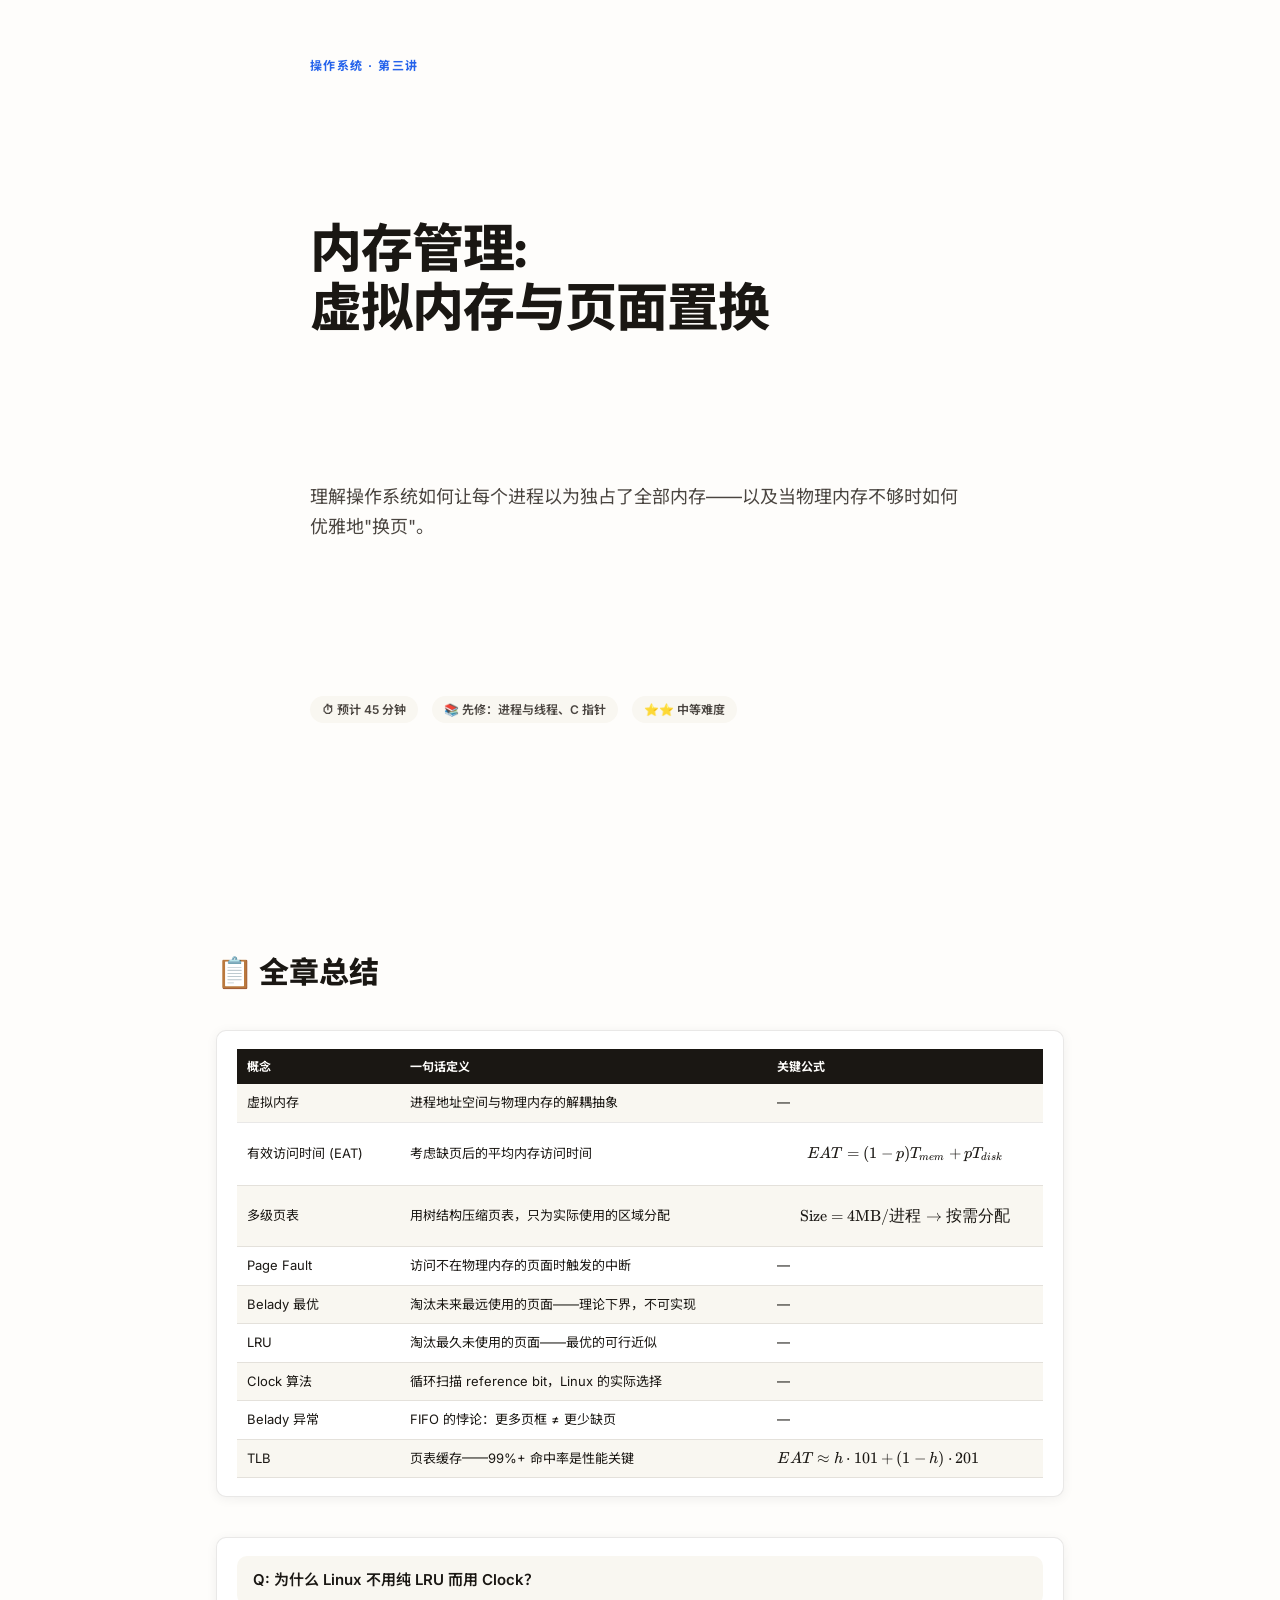
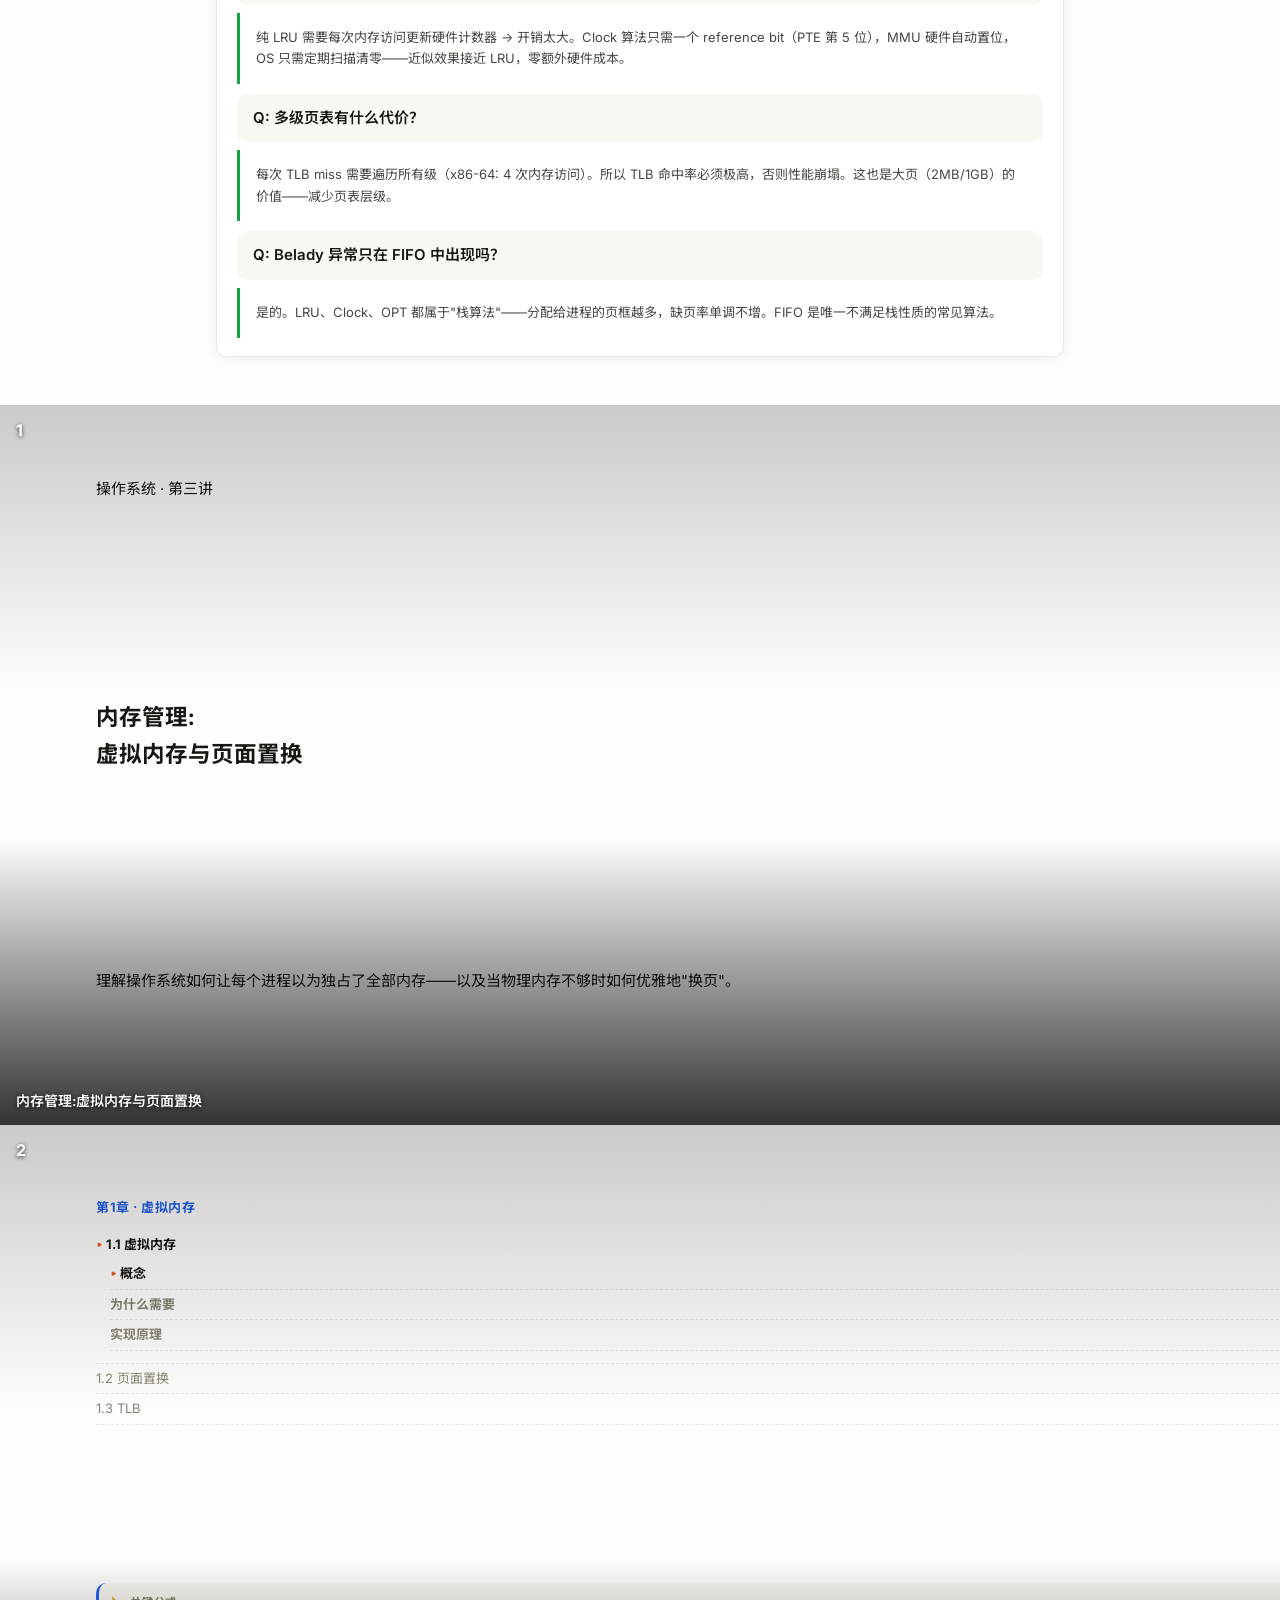
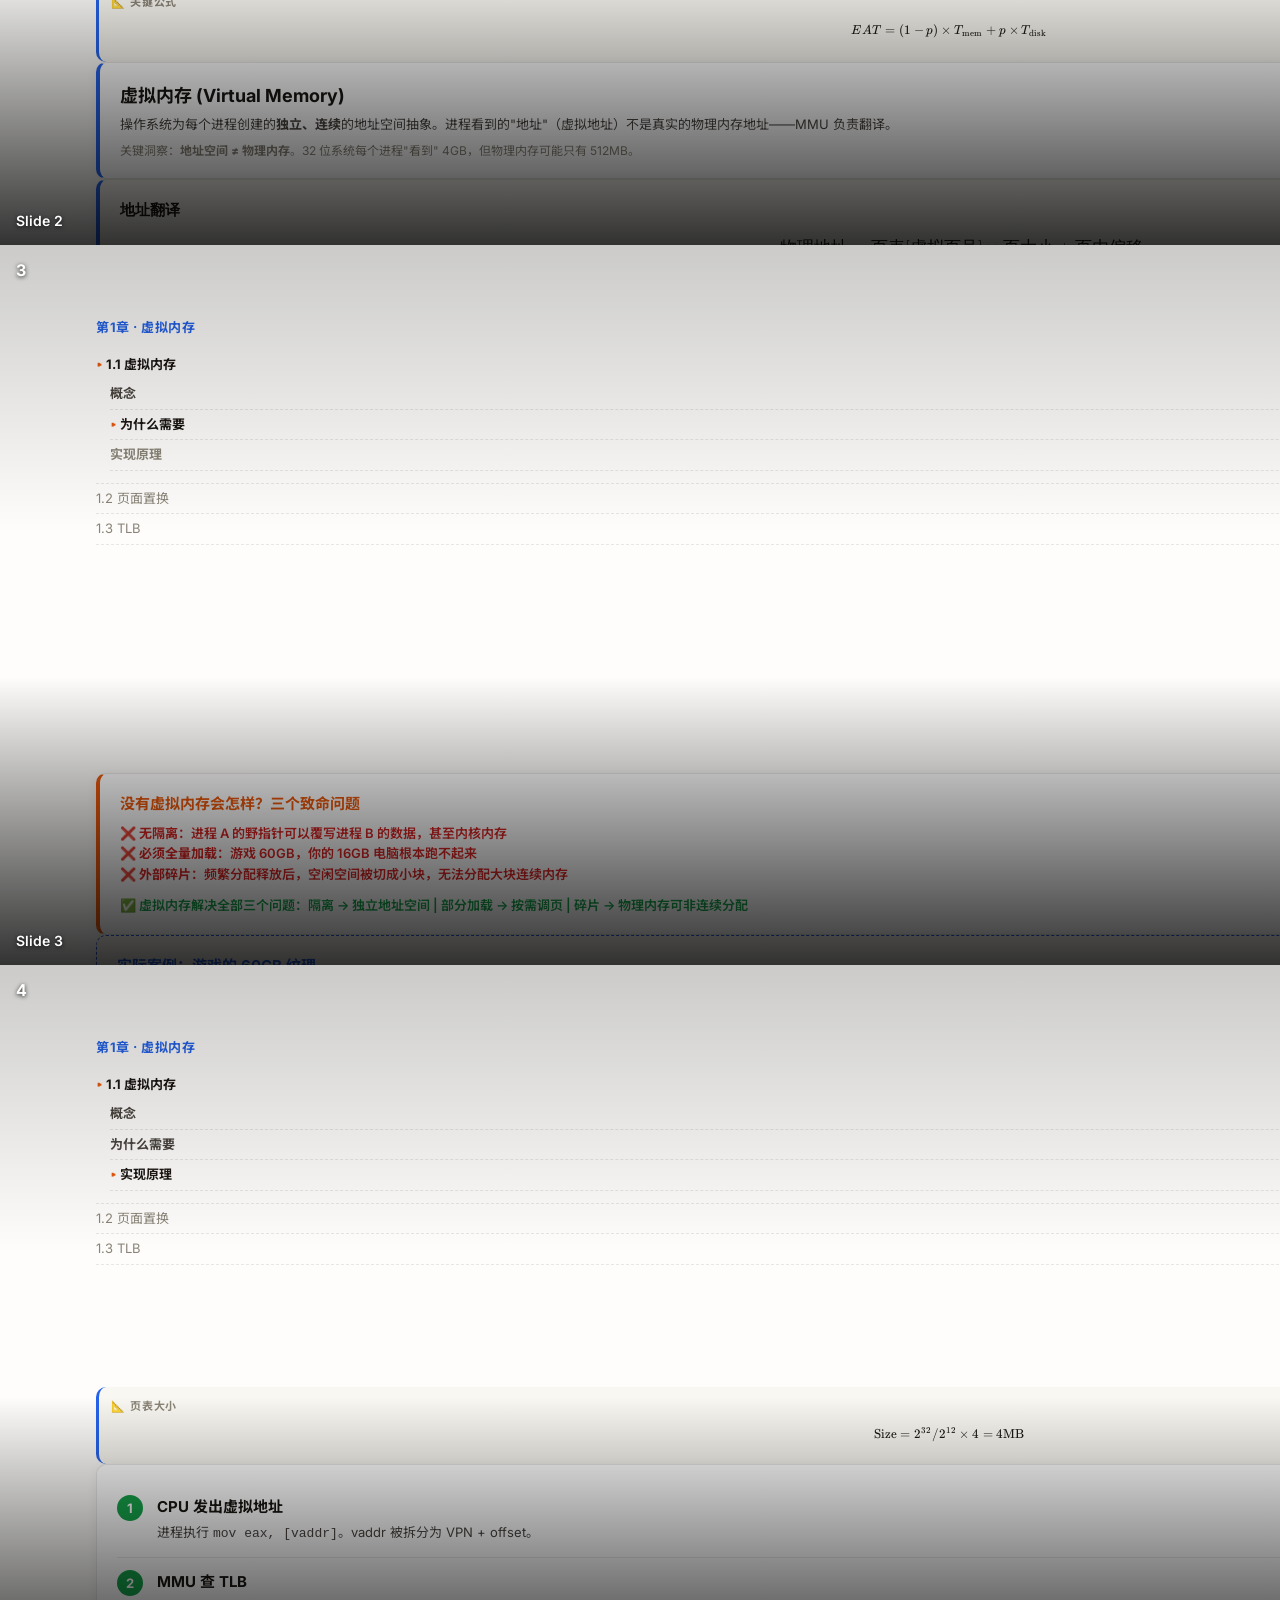
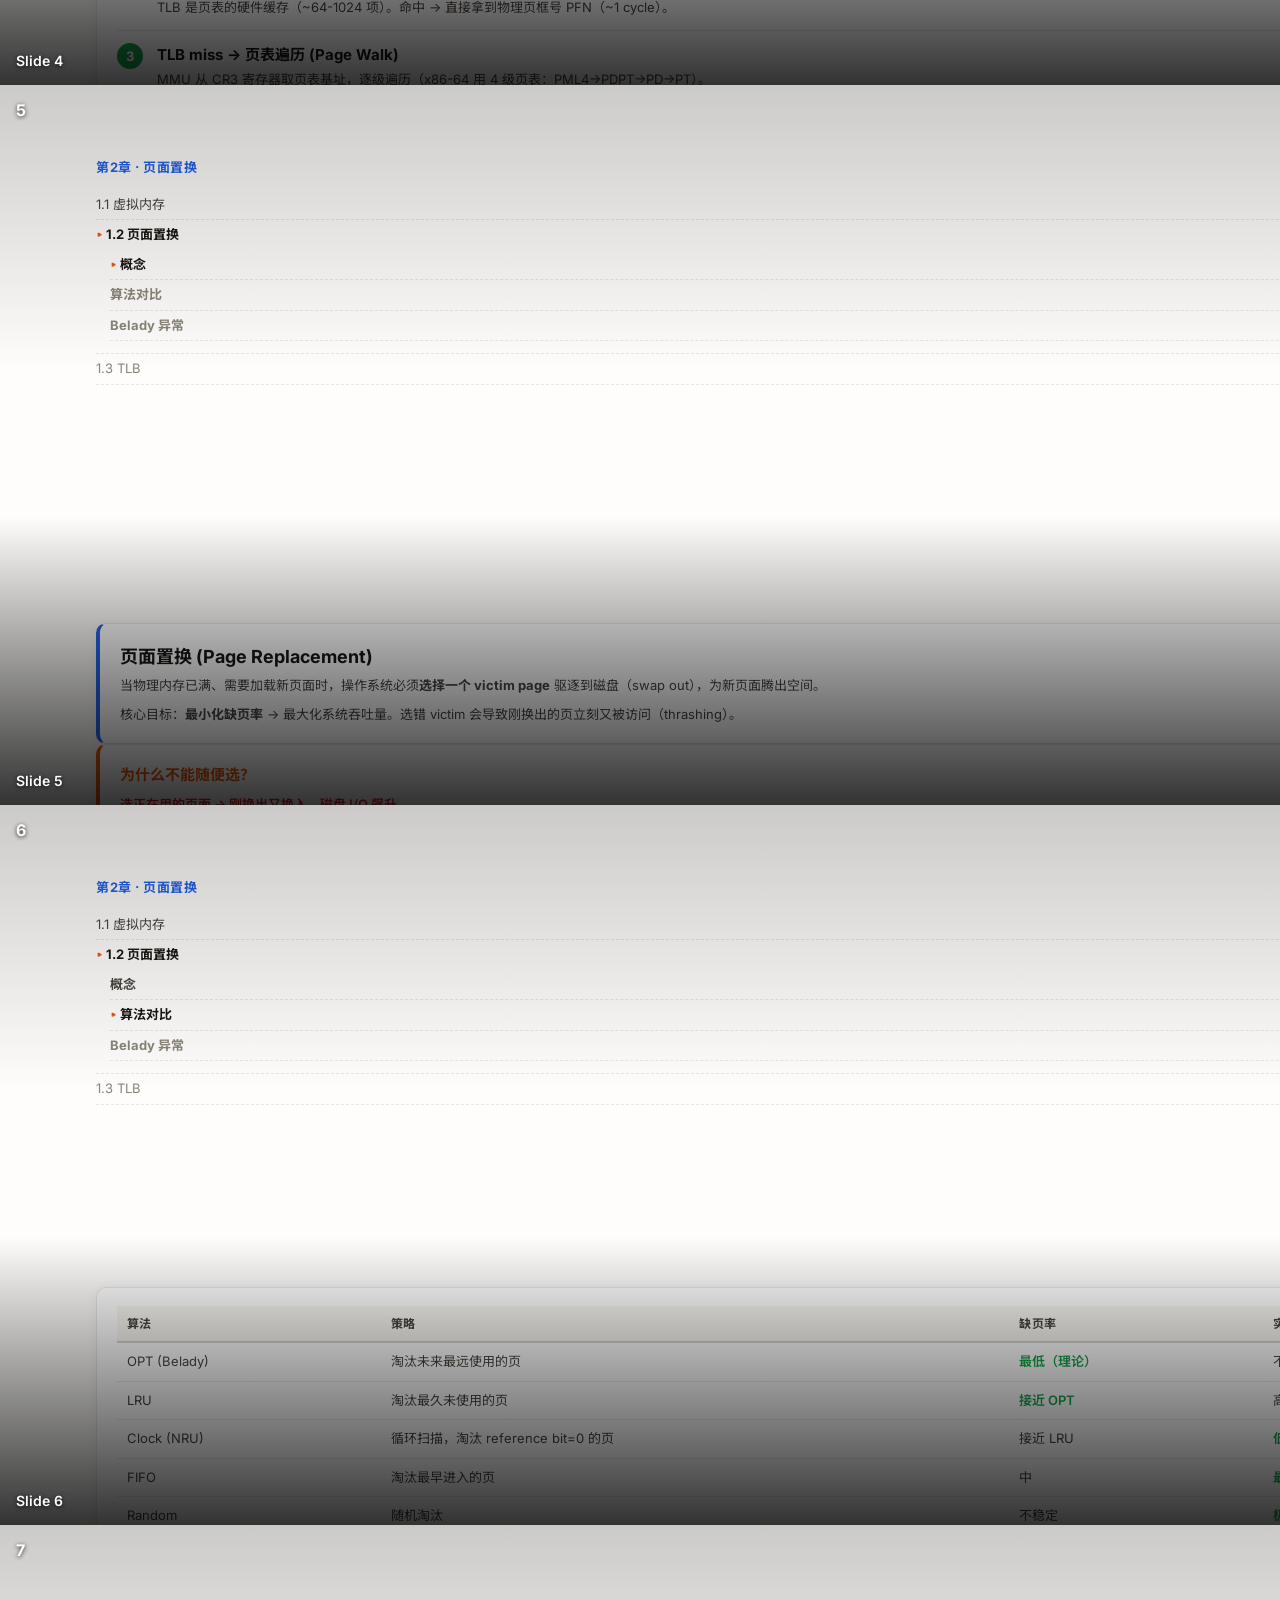
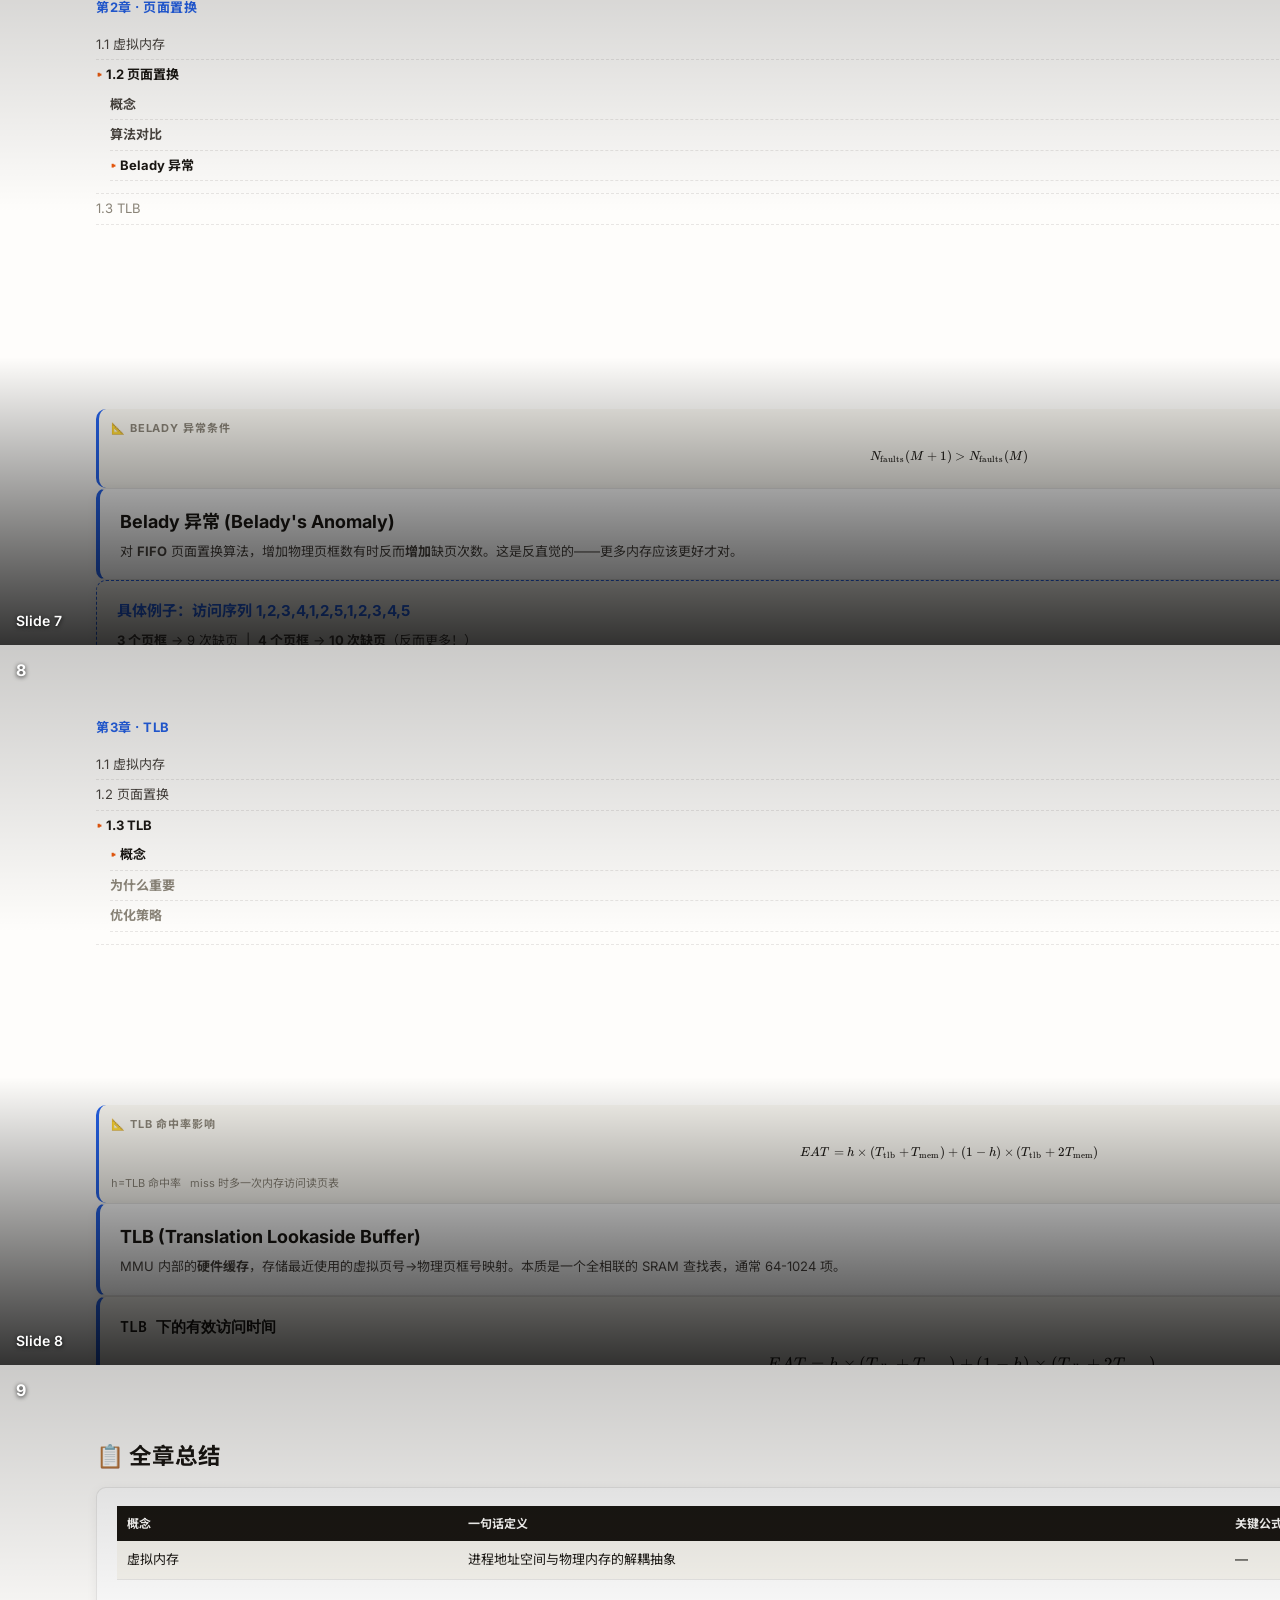
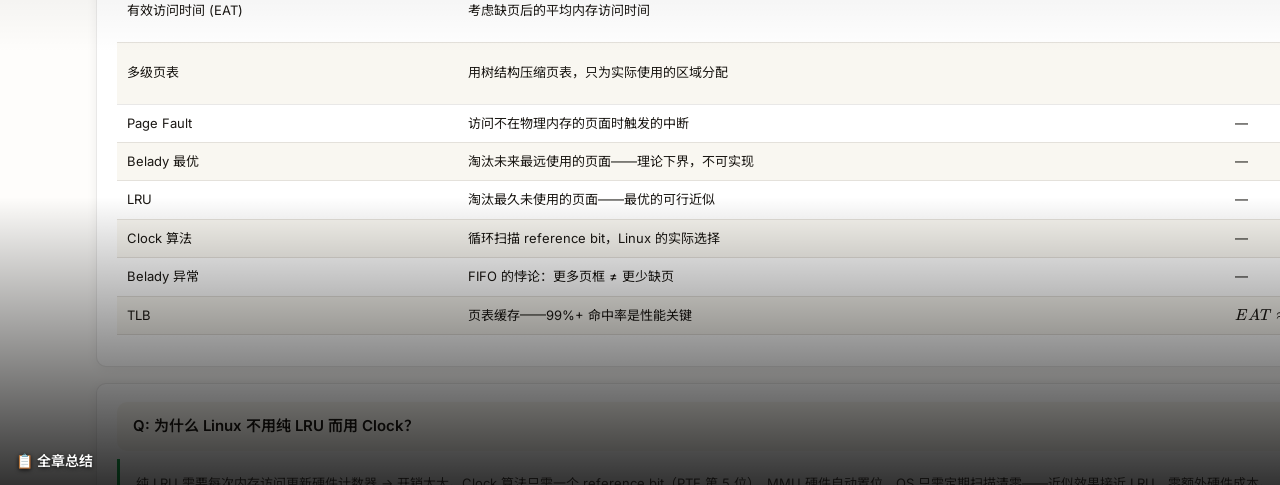
<file: examples/os-memory/index.html>
<!DOCTYPE html>
<html lang="zh-CN">
<head>
<meta charset="utf-8">
<meta name="viewport" content="width=device-width,initial-scale=1">
<title>操作系统内存管理 | OS Memory Management</title>
<link rel="stylesheet" href="../../assets/fonts.css">
<link rel="stylesheet" href="../../assets/base.css">
<link rel="stylesheet" href="../../assets/themes/learning-light.css" id="theme-link">
<link rel="stylesheet" href="../../assets/themes/learning-print.css" media="print">
<link rel="stylesheet" href="../../assets/katex/katex.min.css">
<script src="../../assets/katex/katex.min.js"></script>
<script src="../../assets/katex/auto-render.min.js"></script>
</head>
<body class="lrn-deck" data-themes="learning-light,learning-dark,learning-print,learning-colorful">
<div class="deck">

  <!-- ═══════════ COVER ═══════════ -->
  <section class="slide lrn-cover is-active">
    <div class="kicker">操作系统 · 第三讲</div>
    <h1>内存管理:<br>虚拟内存与页面置换</h1>
    <p class="subtitle">理解操作系统如何让每个进程以为独占了全部内存——以及当物理内存不够时如何优雅地"换页"。</p>
    <div class="meta">
      <span>⏱ 预计 45 分钟</span>
      <span>📚 先修：进程与线程、C 指针</span>
      <span>⭐⭐ 中等难度</span>
    </div>
  </section>

  <!-- ═══════════ 1.1 虚拟内存 · WHAT ═══════════ -->
  <section class="slide lrn-3">
    <aside class="lrn-sidebar">
      <div class="lrn-toc">
        <div class="lrn-chapter">第1章 · 虚拟内存</div>
        <ul class="lrn-tree">
          <li class="done current">1.1 虚拟内存
            <ul><li class="done current">概念</li><li>为什么需要</li><li>实现原理</li></ul>
          </li>
          <li>1.2 页面置换</li>
          <li>1.3 TLB</li>
        </ul>
      </div>
      <div class="lrn-formula-ref">
        <div class="lrn-formula-title">📐 关键公式</div>
        $$EAT = (1-p) \times T_{\text{mem}} + p \times T_{\text{disk}}$$
      </div>
    </aside>
    <div class="lrn-main">
      <div class="block-def">
        <span class="term">虚拟内存 (Virtual Memory)</span>
        <p>操作系统为每个进程创建的<strong>独立、连续</strong>的地址空间抽象。进程看到的"地址"（虚拟地址）不是真实的物理内存地址——MMU 负责翻译。</p>
        <p style="margin-top:6px;font-size:12px;color:var(--text-3)">关键洞察：<strong>地址空间 ≠ 物理内存</strong>。32 位系统每个进程"看到" 4GB，但物理内存可能只有 512MB。</p>
      </div>
      <div class="block-formula">
        <h4>地址翻译</h4>
        $$\text{物理地址} = \text{页表}[\text{虚拟页号}] \times \text{页大小} + \text{页内偏移}$$
        <div class="vars">
          <code>虚拟页号(VPN)</code> = 虚拟地址 / 页大小 &nbsp;|&nbsp;
          <code>页内偏移</code> = 虚拟地址 % 页大小 &nbsp;|&nbsp;
          典型页大小 = 4KB
        </div>
      </div>
      <div class="block-callout">
        <p>32位地址 + 4KB页 → 20位 VPN（2<sup>20</sup>=1M 个页表项）。如果每个 PTE 4 字节，单级页表就是 <strong>4MB</strong>——每个进程都要一份！所以需要多级页表。</p>
      </div>
    </div>
  </section>

  <!-- ═══════════ 1.2 虚拟内存 · WHY ═══════════ -->
  <section class="slide lrn-2">
    <aside class="lrn-sidebar">
      <div class="lrn-toc">
        <div class="lrn-chapter">第1章 · 虚拟内存</div>
        <ul class="lrn-tree">
          <li class="done current">1.1 虚拟内存
            <ul><li class="done">概念</li><li class="done current">为什么需要</li><li>实现原理</li></ul>
          </li>
          <li>1.2 页面置换</li>
          <li>1.3 TLB</li>
        </ul>
      </div>
    </aside>
    <div class="lrn-main">
      <div class="block-why">
        <h4>没有虚拟内存会怎样？三个致命问题</h4>
        <p class="pain">❌ <strong>无隔离</strong>：进程 A 的野指针可以覆写进程 B 的数据，甚至内核内存</p>
        <p class="pain">❌ <strong>必须全量加载</strong>：游戏 60GB，你的 16GB 电脑根本跑不起来</p>
        <p class="pain">❌ <strong>外部碎片</strong>：频繁分配释放后，空闲空间被切成小块，无法分配大块连续内存</p>
        <p class="gain" style="margin-top:10px">✅ 虚拟内存解决全部三个问题：隔离 → 独立地址空间 | 部分加载 → 按需调页 | 碎片 → 物理内存可非连续分配</p>
      </div>
      <div class="block-example">
        <h4>实际案例：游戏的 60GB 纹理</h4>
        <p>《最终幻想》安装 60GB。启动时操作系统只加载<strong>当前场景</strong>需要的纹理页面到 RAM（约 2-3GB），其余留在 SSD。当你走到新区域时触发缺页中断，按需加载。整个过程对游戏透明——它"以为"自己有 60GB 连续内存。</p>
      </div>
    </div>
  </section>

  <!-- ═══════════ 1.3 虚拟内存 · HOW ═══════════ -->
  <section class="slide lrn-3">
    <aside class="lrn-sidebar">
      <div class="lrn-toc">
        <div class="lrn-chapter">第1章 · 虚拟内存</div>
        <ul class="lrn-tree">
          <li class="done current">1.1 虚拟内存
            <ul><li class="done">概念</li><li class="done">为什么需要</li><li class="done current">实现原理</li></ul>
          </li>
          <li>1.2 页面置换</li>
          <li>1.3 TLB</li>
        </ul>
      </div>
      <div class="lrn-formula-ref">
        <div class="lrn-formula-title">📐 页表大小</div>
        $$\text{Size} = 2^{32} / 2^{12} \times 4 = 4\text{MB}$$
      </div>
    </aside>
    <div class="lrn-main">
      <div class="block-steps">
        <div class="step"><h4>CPU 发出虚拟地址</h4><p>进程执行 <code>mov eax, [vaddr]</code>。vaddr 被拆分为 VPN + offset。</p></div>
        <div class="step"><h4>MMU 查 TLB</h4><p>TLB 是页表的硬件缓存（~64-1024 项）。命中 → 直接拿到物理页框号 PFN（~1 cycle）。</p></div>
        <div class="step"><h4>TLB miss → 页表遍历 (Page Walk)</h4><p>MMU 从 CR3 寄存器取页表基址，逐级遍历（x86-64 用 4 级页表：PML4→PDPT→PD→PT）。</p></div>
        <div class="step"><h4>PTE 的 Present 位 = 0 → Page Fault</h4><p>CPU 陷入内核，OS 的 page fault handler 从磁盘换入页面、更新页表、重试指令。</p></div>
      </div>
      <div class="block-callout" style="grid-column:1/-1">
        <p>TLB 覆盖率 = <code>TLB条目数 × 页大小</code>。64 条 × 4KB = 256KB，但程序的工作集通常远超此值。这就是 TLB miss 不可避免的原因。</p>
      </div>
    </div>
  </section>

  <!-- ═══════════ 2.1 页面置换 · WHAT ═══════════ -->
  <section class="slide lrn-2">
    <aside class="lrn-sidebar">
      <div class="lrn-toc">
        <div class="lrn-chapter">第2章 · 页面置换</div>
        <ul class="lrn-tree">
          <li class="done">1.1 虚拟内存</li>
          <li class="done current">1.2 页面置换
            <ul><li class="done current">概念</li><li>算法对比</li><li>Belady 异常</li></ul>
          </li>
          <li>1.3 TLB</li>
        </ul>
      </div>
    </aside>
    <div class="lrn-main">
      <div class="block-def">
        <span class="term">页面置换 (Page Replacement)</span>
        <p>当物理内存已满、需要加载新页面时，操作系统必须<strong>选择一个 victim page</strong> 驱逐到磁盘（swap out），为新页面腾出空间。</p>
        <p style="margin-top:8px;font-size:13px">核心目标：<strong>最小化缺页率</strong> → 最大化系统吞吐量。选错 victim 会导致刚换出的页立刻又被访问（thrashing）。</p>
      </div>
      <div class="block-why">
        <h4>为什么不能随便选？</h4>
        <p class="pain">选正在用的页面 → 刚换出又换入，磁盘 I/O 飙升</p>
        <p class="gain">理想情况：选 <strong>未来最长时间内不会被访问</strong> 的页面 → Belady 最优算法（理论最优，不可实现）</p>
      </div>
    </div>
  </section>

  <!-- ═══════════ 2.2 页面置换 · 算法对比 ═══════════ -->
  <section class="slide lrn-2">
    <aside class="lrn-sidebar">
      <div class="lrn-toc">
        <div class="lrn-chapter">第2章 · 页面置换</div>
        <ul class="lrn-tree">
          <li class="done">1.1 虚拟内存</li>
          <li class="done current">1.2 页面置换
            <ul><li class="done">概念</li><li class="done current">算法对比</li><li>Belady 异常</li></ul>
          </li>
          <li>1.3 TLB</li>
        </ul>
      </div>
    </aside>
    <div class="lrn-main">
      <div class="block-compare">
        <table>
          <tr><th>算法</th><th>策略</th><th>缺页率</th><th>实现复杂度</th><th>硬件支持</th></tr>
          <tr><td>OPT (Belady)</td><td>淘汰未来最远使用的页</td><td class="win">最低（理论）</td><td>不可实现</td><td>—</td></tr>
          <tr><td>LRU</td><td>淘汰最久未使用的页</td><td class="win">接近 OPT</td><td>高（需时间戳）</td><td>需硬件计数器</td></tr>
          <tr><td>Clock (NRU)</td><td>循环扫描，淘汰 reference bit=0 的页</td><td>接近 LRU</td><td class="win">低</td><td>仅需 1 bit/页</td></tr>
          <tr><td>FIFO</td><td>淘汰最早进入的页</td><td>中</td><td class="win">最低</td><td>无</td></tr>
          <tr><td>Random</td><td>随机淘汰</td><td>不稳定</td><td class="win">极低</td><td>无</td></tr>
        </table>
      </div>
      <div class="block-callout">
        <p><strong>Linux 用的是什么？</strong> 两轮 Clock 算法（类似 LRU 近似）。每个页有两个标志位：<code>PG_referenced</code> 和 <code>PG_active</code>。kswapd 后台线程周期性扫描并降级 inactive 页。</p>
      </div>
    </div>
  </section>

  <!-- ═══════════ 2.3 页面置换 · Belady 异常 ═══════════ -->
  <section class="slide lrn-3">
    <aside class="lrn-sidebar">
      <div class="lrn-toc">
        <div class="lrn-chapter">第2章 · 页面置换</div>
        <ul class="lrn-tree">
          <li class="done">1.1 虚拟内存</li>
          <li class="done current">1.2 页面置换
            <ul><li class="done">概念</li><li class="done">算法对比</li><li class="done current">Belady 异常</li></ul>
          </li>
          <li>1.3 TLB</li>
        </ul>
      </div>
      <div class="lrn-formula-ref">
        <div class="lrn-formula-title">📐 Belady 异常条件</div>
        $$N_{\text{faults}}(M+1) > N_{\text{faults}}(M)$$
      </div>
    </aside>
    <div class="lrn-main">
      <div class="block-def">
        <span class="term">Belady 异常 (Belady's Anomaly)</span>
        <p>对 <strong>FIFO</strong> 页面置换算法，增加物理页框数有时反而<strong>增加</strong>缺页次数。这是反直觉的——更多内存应该更好才对。</p>
      </div>
      <div class="block-example">
        <h4>具体例子：访问序列 1,2,3,4,1,2,5,1,2,3,4,5</h4>
        <p><strong>3 个页框</strong> → 9 次缺页 &nbsp;|&nbsp; <strong>4 个页框</strong> → <strong>10 次缺页</strong>（反而更多！）</p>
        <p style="font-size:12px;color:var(--text-3);margin-top:4px">根因：FIFO 不关心访问频率，4 个页框时可能保留了很多"以后才用"的页面，导致空间利用率反而下降。</p>
      </div>
      <div class="block-callout">
        <p><strong>LRU 和 Clock 没有 Belady 异常。</strong> 因为它们属于"栈算法"（stack algorithm）——M 个页框时的驻留集始终是 M+1 个页框时的子集。</p>
      </div>
    </div>
  </section>

  <!-- ═══════════ 3.1 TLB ═══════════ -->
  <section class="slide lrn-3">
    <aside class="lrn-sidebar">
      <div class="lrn-toc">
        <div class="lrn-chapter">第3章 · TLB</div>
        <ul class="lrn-tree">
          <li class="done">1.1 虚拟内存</li>
          <li class="done">1.2 页面置换</li>
          <li class="done current">1.3 TLB
            <ul><li class="done current">概念</li><li>为什么重要</li><li>优化策略</li></ul>
          </li>
        </ul>
      </div>
      <div class="lrn-formula-ref">
        <div class="lrn-formula-title">📐 TLB 命中率影响</div>
        $$EAT = h \times (T_{\text{tlb}} + T_{\text{mem}}) + (1-h) \times (T_{\text{tlb}} + 2T_{\text{mem}})$$
        <div style="font-size:11px;color:var(--text-3)">
        <code>h</code>=TLB 命中率 &nbsp; miss 时多一次内存访问读页表
        </div>
      </div>
    </aside>
    <div class="lrn-main">
      <div class="block-def">
        <span class="term">TLB (Translation Lookaside Buffer)</span>
        <p>MMU 内部的<strong>硬件缓存</strong>，存储最近使用的虚拟页号→物理页框号映射。本质是一个全相联的 SRAM 查找表，通常 64-1024 项。</p>
      </div>
      <div class="block-formula">
        <h4>TLB 下的有效访问时间</h4>
        $$EAT = h \times (T_{\text{tlb}} + T_{\text{mem}}) + (1-h) \times (T_{\text{tlb}} + 2T_{\text{mem}})$$
        <div class="vars">
          <code>h</code> = TLB 命中率 (通常 > 99%) &nbsp;|&nbsp;
          <code>T<sub>tlb</sub></code> ≈ 1 cycle &nbsp;|&nbsp;
          <code>T<sub>mem</sub></code> ≈ 100 cycles
        </div>
      </div>
      <div class="block-callout">
        <p><strong>h=99% 时</strong>，EAT ≈ 1 + 100 = 101 cycles。<strong>h=98% 时</strong>，EAT ≈ 1 + 0.98×100 + 0.02×200 = <strong>103 cycles</strong>。TLB 命中率降 1%，性能损失约 2%。</p>
      </div>
    </div>
  </section>

  <!-- ═══════════ REVIEW ═══════════ -->
  <section class="slide lrn-full lrn-review">
    <h2>📋 全章总结</h2>
    <div class="block-summary">
      <table>
        <tr><th>概念</th><th>一句话定义</th><th>关键公式</th></tr>
        <tr><td>虚拟内存</td><td>进程地址空间与物理内存的解耦抽象</td><td>—</td></tr>
        <tr><td>有效访问时间 (EAT)</td><td>考虑缺页后的平均内存访问时间</td><td>$$EAT = (1-p)T_{mem} + pT_{disk}$$</td></tr>
        <tr><td>多级页表</td><td>用树结构压缩页表，只为实际使用的区域分配</td><td>$$\text{Size} = 4\text{MB}/\text{进程} \to \text{按需分配}$$</td></tr>
        <tr><td>Page Fault</td><td>访问不在物理内存的页面时触发的中断</td><td>—</td></tr>
        <tr><td>Belady 最优</td><td>淘汰未来最远使用的页面——理论下界，不可实现</td><td>—</td></tr>
        <tr><td>LRU</td><td>淘汰最久未使用的页面——最优的可行近似</td><td>—</td></tr>
        <tr><td>Clock 算法</td><td>循环扫描 reference bit，Linux 的实际选择</td><td>—</td></tr>
        <tr><td>Belady 异常</td><td>FIFO 的悖论：更多页框 ≠ 更少缺页</td><td>—</td></tr>
        <tr><td>TLB</td><td>页表缓存——99%+ 命中率是性能关键</td><td>$EAT \approx h \cdot 101 + (1-h) \cdot 201$</td></tr>
      </table>
    </div>

    <div class="block-check" style="margin-top:16px">
        <div class="check-q open" onclick="this.classList.toggle('open')">Q: 为什么 Linux 不用纯 LRU 而用 Clock？</div>
        <div class="check-a">纯 LRU 需要每次内存访问更新硬件计数器 → 开销太大。Clock 算法只需一个 reference bit（PTE 第 5 位），MMU 硬件自动置位，OS 只需定期扫描清零——近似效果接近 LRU，零额外硬件成本。</div>
        <div class="check-q open" onclick="this.classList.toggle('open')" style="margin-top:10px">Q: 多级页表有什么代价？</div>
        <div class="check-a">每次 TLB miss 需要遍历所有级（x86-64: 4 次内存访问）。所以 TLB 命中率必须极高，否则性能崩塌。这也是大页（2MB/1GB）的价值——减少页表层级。</div>
        <div class="check-q open" onclick="this.classList.toggle('open')" style="margin-top:10px">Q: Belady 异常只在 FIFO 中出现吗？</div>
        <div class="check-a">是的。LRU、Clock、OPT 都属于"栈算法"——分配给进程的页框越多，缺页率单调不增。FIFO 是唯一不满足栈性质的常见算法。</div>
      </div>
  </section>

</div>
<script src="../../assets/runtime.js"></script>
<script>
// Blocking KaTeX render — runs AFTER DOM is built, BEFORE Chrome --print-to-pdf snapshot
(function(){if(typeof renderMathInElement!=="undefined"){renderMathInElement(document.body,{delimiters:[{left:"$$",right:"$$",display:true},{left:"$",right:"$",display:false}],throwOnError:false});}})();
</script>
</body>
</html>
</file>
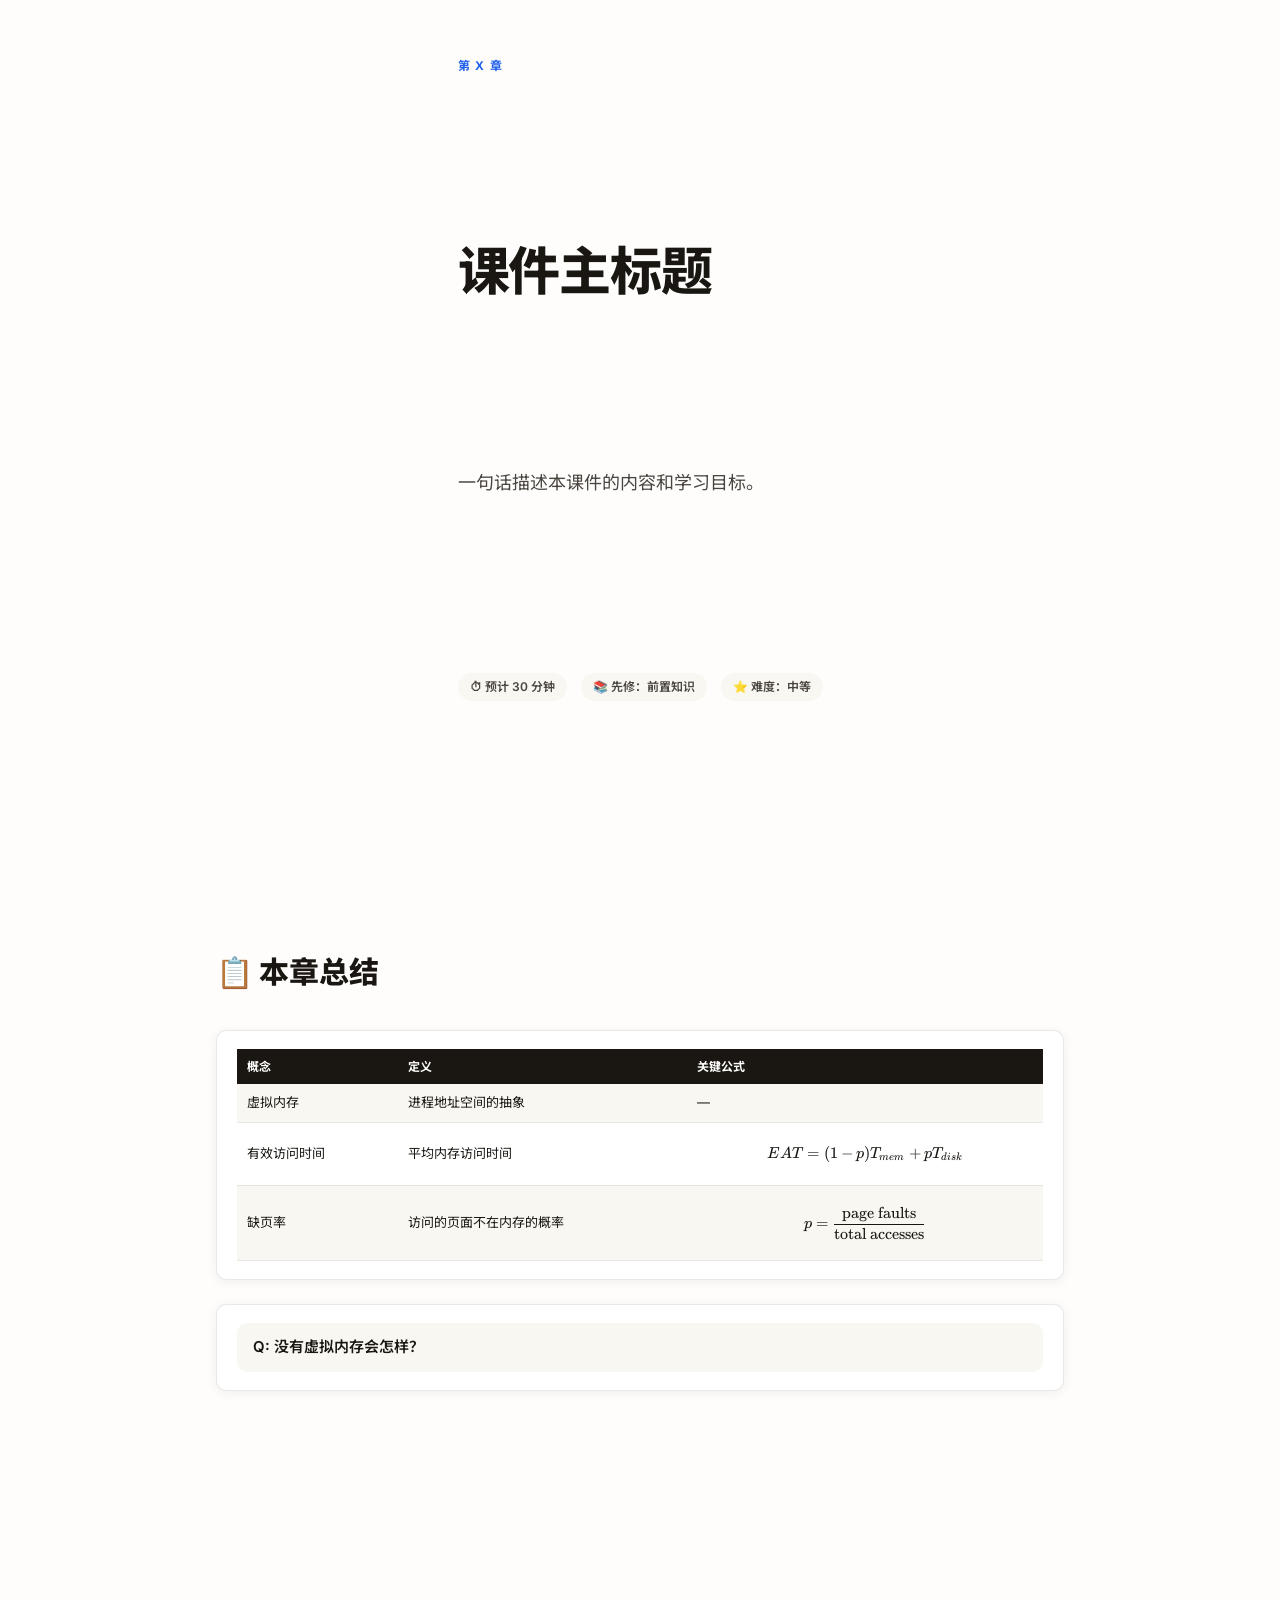
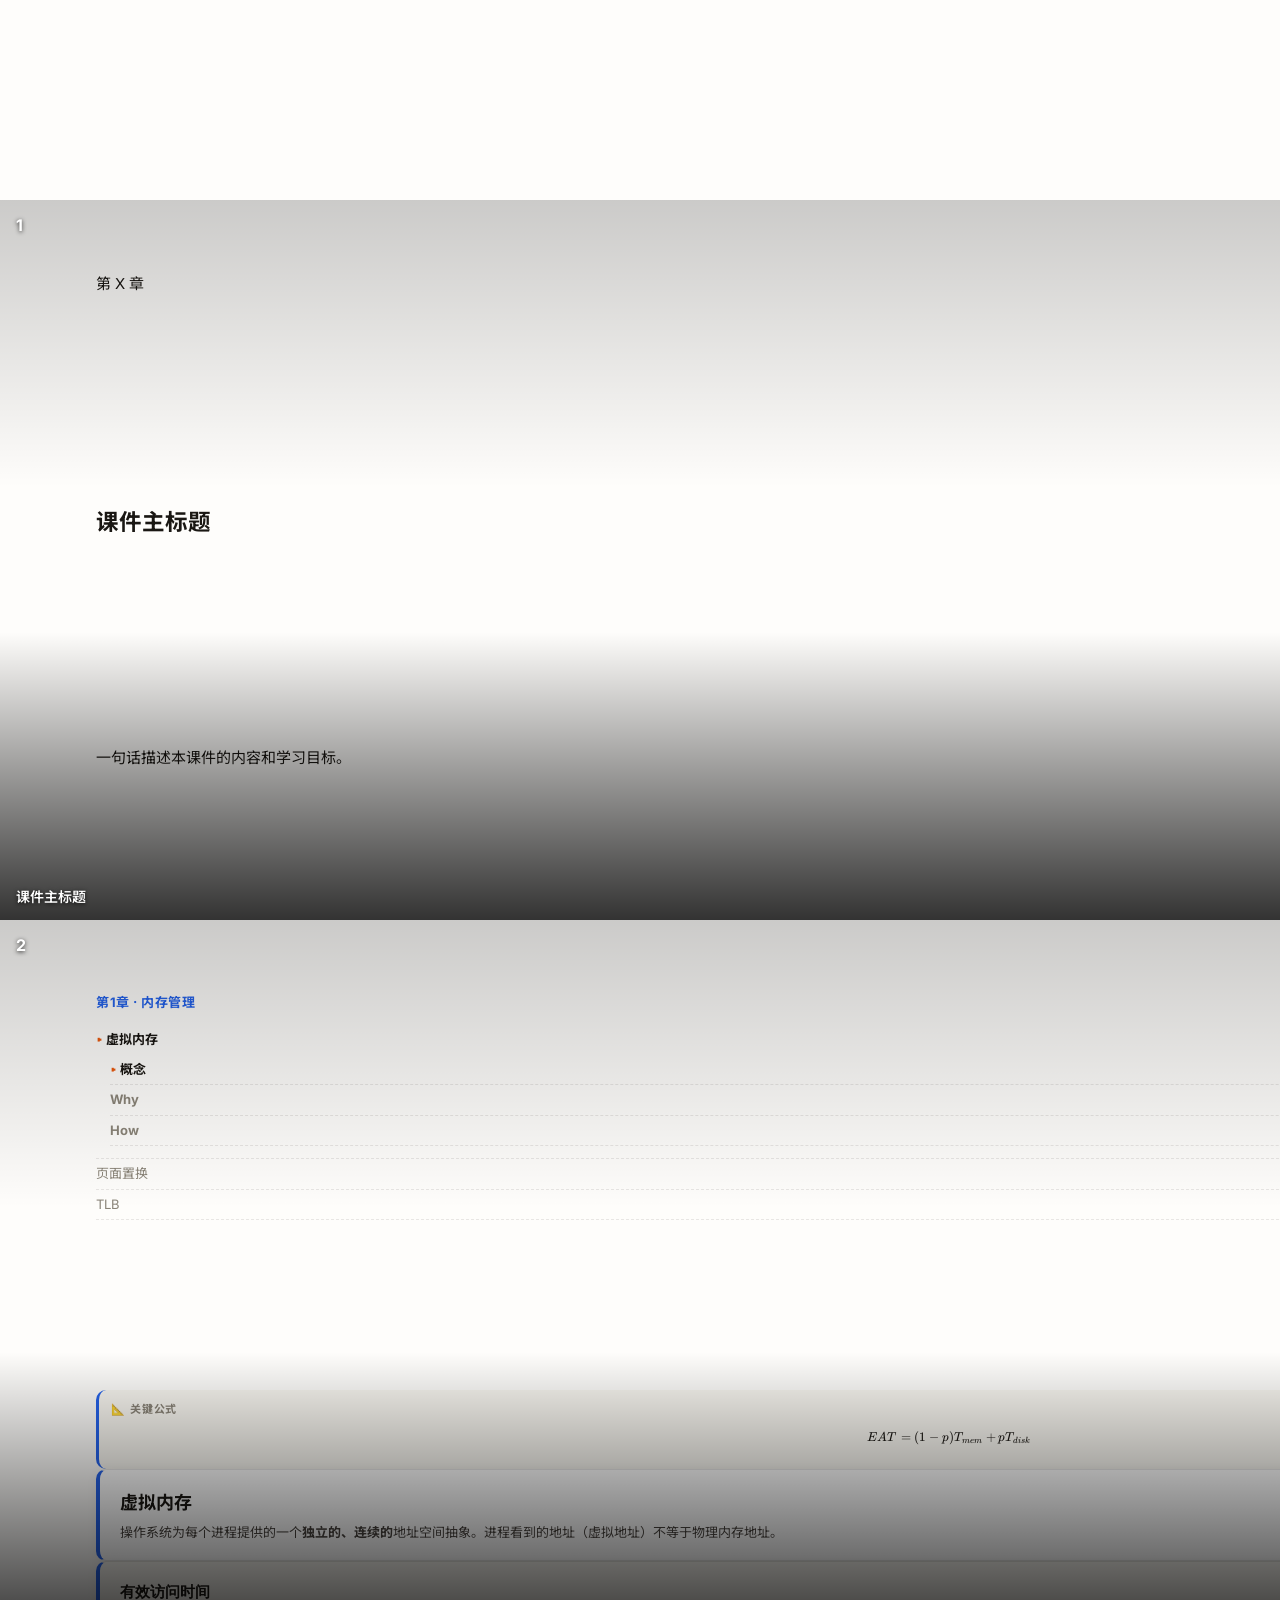
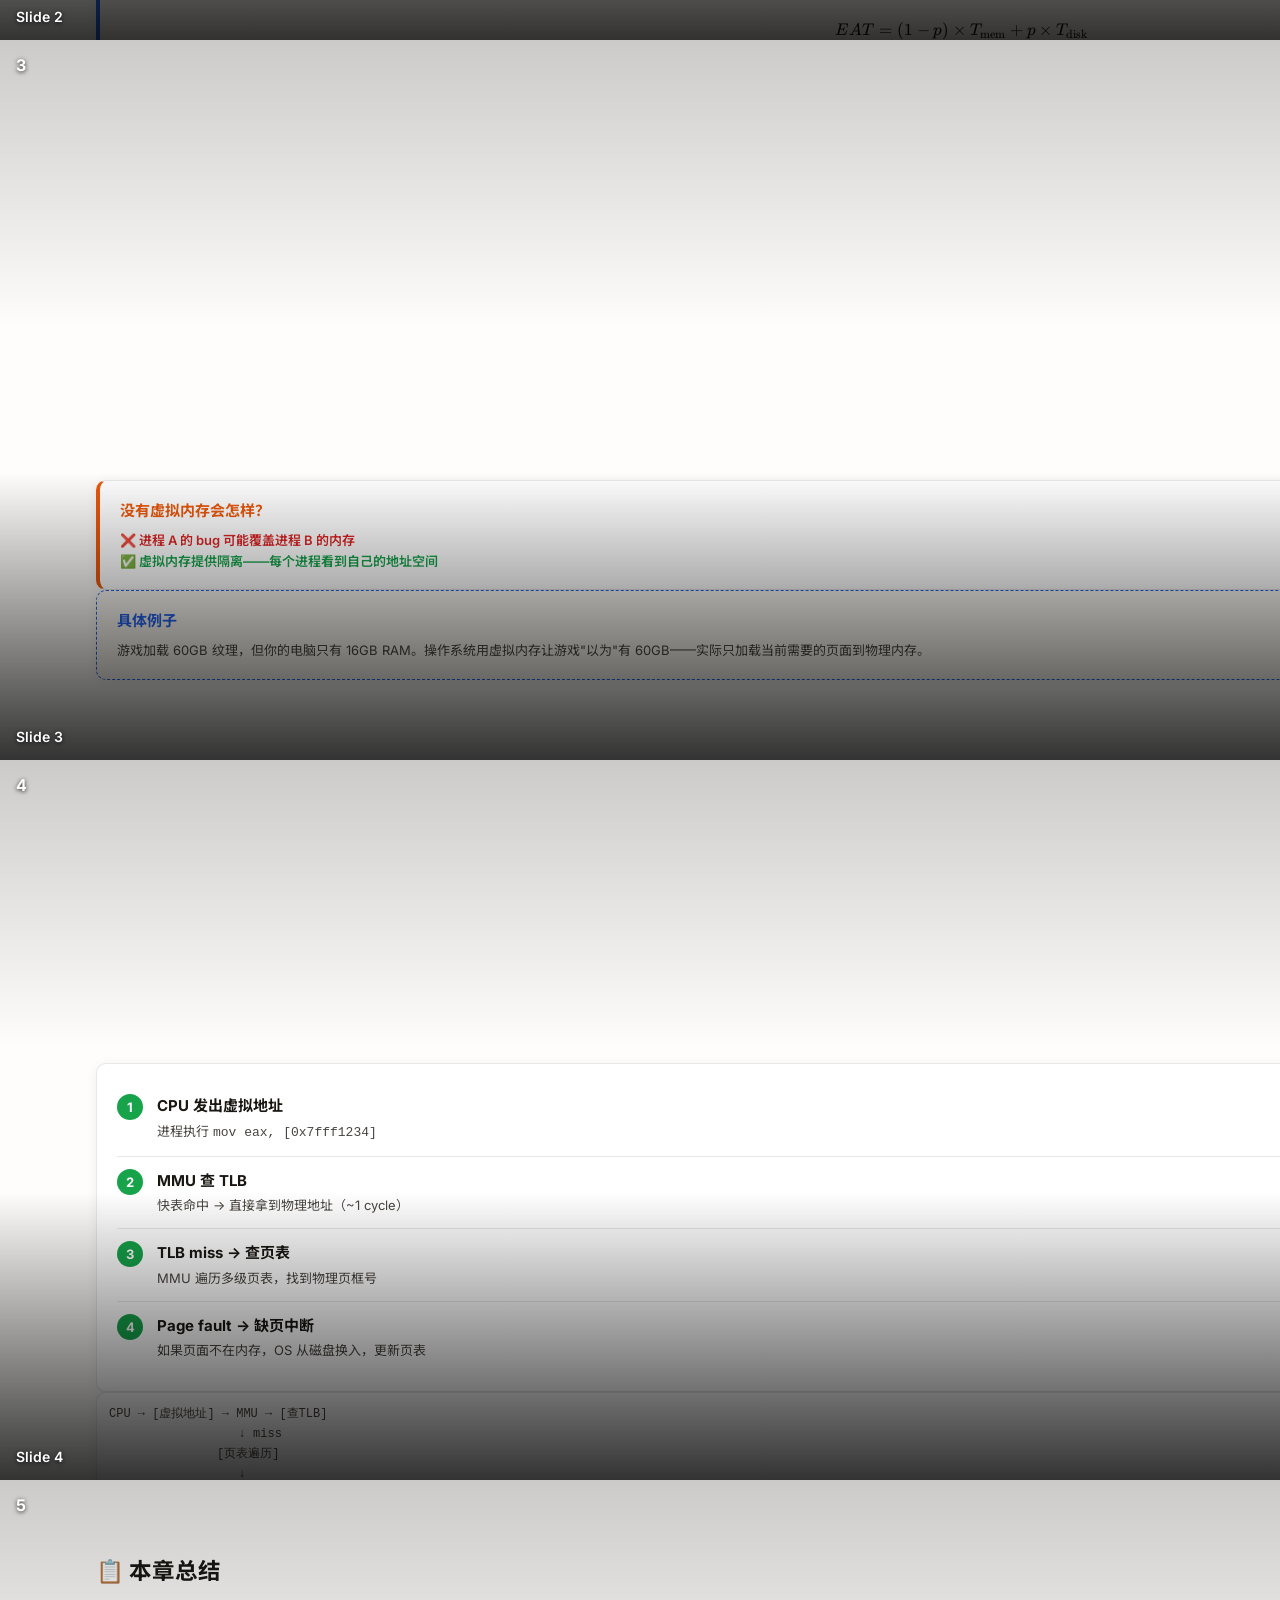
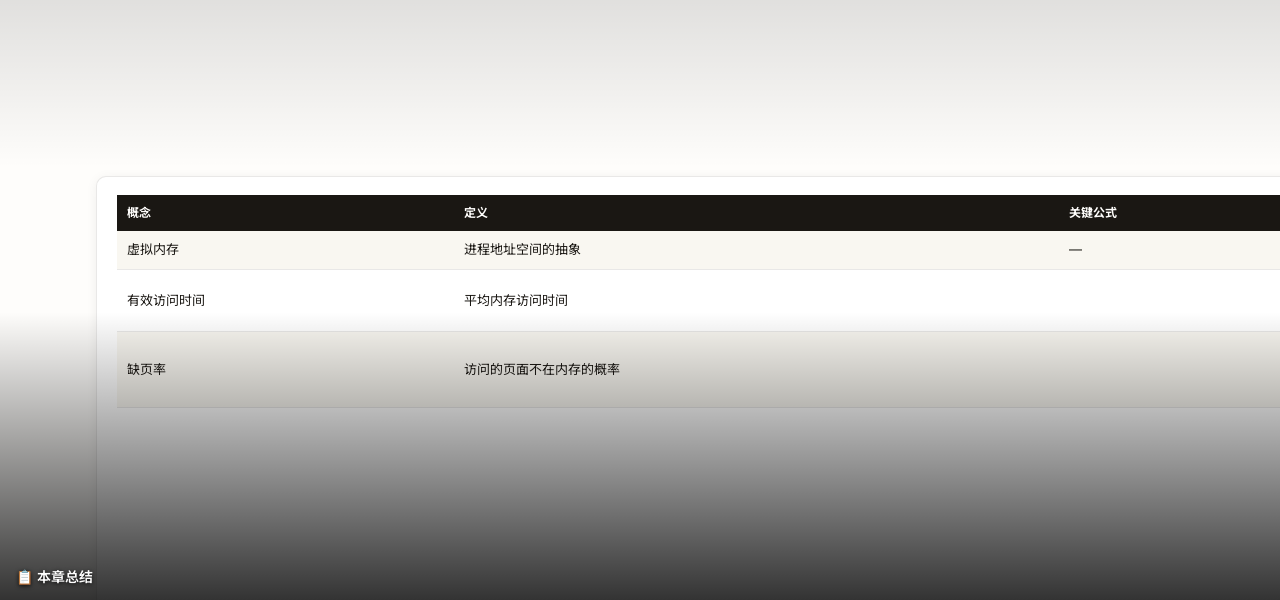
<file: templates/deck.html>
<!DOCTYPE html>
<html lang="zh-CN">
<head>
<meta charset="utf-8">
<meta name="viewport" content="width=device-width,initial-scale=1">
<title>课件标题</title>
<link rel="stylesheet" href="../assets/fonts.css">
<link rel="stylesheet" href="../assets/base.css">
<link rel="stylesheet" href="../assets/themes/learning-light.css" id="theme-link">
<link rel="stylesheet" href="../assets/themes/learning-print.css" media="print">
<!-- KaTeX -->
<link rel="stylesheet" href="../assets/katex/katex.min.css">
<script src="../assets/katex/katex.min.js"></script>
<script src="../assets/katex/auto-render.min.js"></script>
</head>
<body class="lrn-deck" data-themes="learning-light,learning-dark,learning-print,learning-colorful">
<div class="deck">

  <!-- ═══ 1. COVER ═══ -->
  <section class="slide lrn-cover is-active">
    <div class="kicker">第 X 章</div>
    <h1>课件主标题</h1>
    <p class="subtitle">一句话描述本课件的内容和学习目标。</p>
    <div class="meta">
      <span>⏱ 预计 30 分钟</span>
      <span>📚 先修：前置知识</span>
      <span>⭐ 难度：中等</span>
    </div>
  </section>

  <!-- ═══ 2. CONCEPT SLIDE ═══ -->
  <section class="slide lrn-3">
    <aside class="lrn-sidebar">
      <div class="lrn-toc">
        <div class="lrn-chapter">第1章 · 内存管理</div>
        <ul class="lrn-tree">
          <li class="done current">虚拟内存
            <ul><li class="done current">概念</li><li>Why</li><li>How</li></ul>
          </li>
          <li>页面置换</li>
          <li>TLB</li>
        </ul>
      </div>
      <div class="lrn-formula-ref">
        <div class="lrn-formula-title">📐 关键公式</div>
        $$EAT = (1-p)T_{mem} + p T_{disk}$$
      </div>
    </aside>
    <div class="lrn-main">
      <div class="block-def">
        <span class="term">虚拟内存</span>
        <p>操作系统为每个进程提供的一个<strong>独立的、连续的</strong>地址空间抽象。进程看到的地址（虚拟地址）不等于物理内存地址。</p>
      </div>
      <div class="block-formula">
        <h4>有效访问时间</h4>
        $$EAT = (1-p) \times T_{\text{mem}} + p \times T_{\text{disk}}$$
        <div class="vars">
          <code>p</code> = 缺页率 &nbsp;|&nbsp;
          <code>T<sub>mem</sub></code> = 内存访问时间 (~100ns) &nbsp;|&nbsp;
          <code>T<sub>disk</sub></code> = 磁盘访问时间 (~10ms)
        </div>
      </div>
      <div class="block-callout">
        <p>缺页率从 0.1% 降到 0.01%，EAT 从 10μs 降到 1μs——<strong>100 倍差距</strong>。这就是为什么页面置换算法这么重要。</p>
      </div>
    </div>
  </section>

  <!-- ═══ 3. WHY SLIDE ═══ -->
  <section class="slide lrn-2">
    <aside class="lrn-sidebar">
      <div class="lrn-toc"><!-- same as above --></div>
    </aside>
    <div class="lrn-main">
      <div class="block-why">
        <h4>没有虚拟内存会怎样？</h4>
        <p class="pain">❌ 进程 A 的 bug 可能覆盖进程 B 的内存</p>
        <p class="gain">✅ 虚拟内存提供隔离——每个进程看到自己的地址空间</p>
      </div>
      <div class="block-example">
        <h4>具体例子</h4>
        <p>游戏加载 60GB 纹理，但你的电脑只有 16GB RAM。操作系统用虚拟内存让游戏"以为"有 60GB——实际只加载当前需要的页面到物理内存。</p>
      </div>
    </div>
  </section>

  <!-- ═══ 4. HOW SLIDE ═══ -->
  <section class="slide lrn-2">
    <aside class="lrn-sidebar"><!-- ... --></aside>
    <div class="lrn-main">
      <div class="block-steps">
        <div class="step"><h4>CPU 发出虚拟地址</h4><p>进程执行 <code>mov eax, [0x7fff1234]</code></p></div>
        <div class="step"><h4>MMU 查 TLB</h4><p>快表命中 → 直接拿到物理地址（~1 cycle）</p></div>
        <div class="step"><h4>TLB miss → 查页表</h4><p>MMU 遍历多级页表，找到物理页框号</p></div>
        <div class="step"><h4>Page fault → 缺页中断</h4><p>如果页面不在内存，OS 从磁盘换入，更新页表</p></div>
      </div>
      <div class="block-diagram">
        <pre style="font-size:12px;color:var(--text-2);text-align:left">
CPU → [虚拟地址] → MMU → [查TLB]
                  ↓ miss
               [页表遍历]
                  ↓
            [物理地址] → RAM
        </pre>
      </div>
    </div>
  </section>

  <!-- ═══ 5. REVIEW ═══ -->
  <section class="slide lrn-full lrn-review">
    <h2>📋 本章总结</h2>
    <div class="block-summary">
      <table>
        <tr><th>概念</th><th>定义</th><th>关键公式</th></tr>
        <tr><td>虚拟内存</td><td>进程地址空间的抽象</td><td>—</td></tr>
        <tr><td>有效访问时间</td><td>平均内存访问时间</td><td>$$EAT = (1-p)T_{mem} + pT_{disk}$$</td></tr>
        <tr><td>缺页率</td><td>访问的页面不在内存的概率</td><td>$$p = \frac{\text{page faults}}{\text{total accesses}}$$</td></tr>
      </table>
    </div>
    <div class="block-check">
      <div class="check-q" onclick="this.classList.toggle('open')">Q: 没有虚拟内存会怎样？</div>
      <div class="check-a">进程直接操作物理地址：① 进程间无隔离（安全问题）② 必须全部加载到内存（浪费）③ 碎片化严重</div>
    </div>
  </section>

</div>
<script src="../assets/runtime.js"></script>
<script>
// Blocking KaTeX render — runs AFTER DOM is built, BEFORE Chrome --print-to-pdf snapshot
(function(){if(typeof renderMathInElement!=="undefined"){renderMathInElement(document.body,{delimiters:[{left:"$$",right:"$$",display:true},{left:"$",right:"$",display:false}],throwOnError:false});}})();
</script>
</body>
</html>
</file>
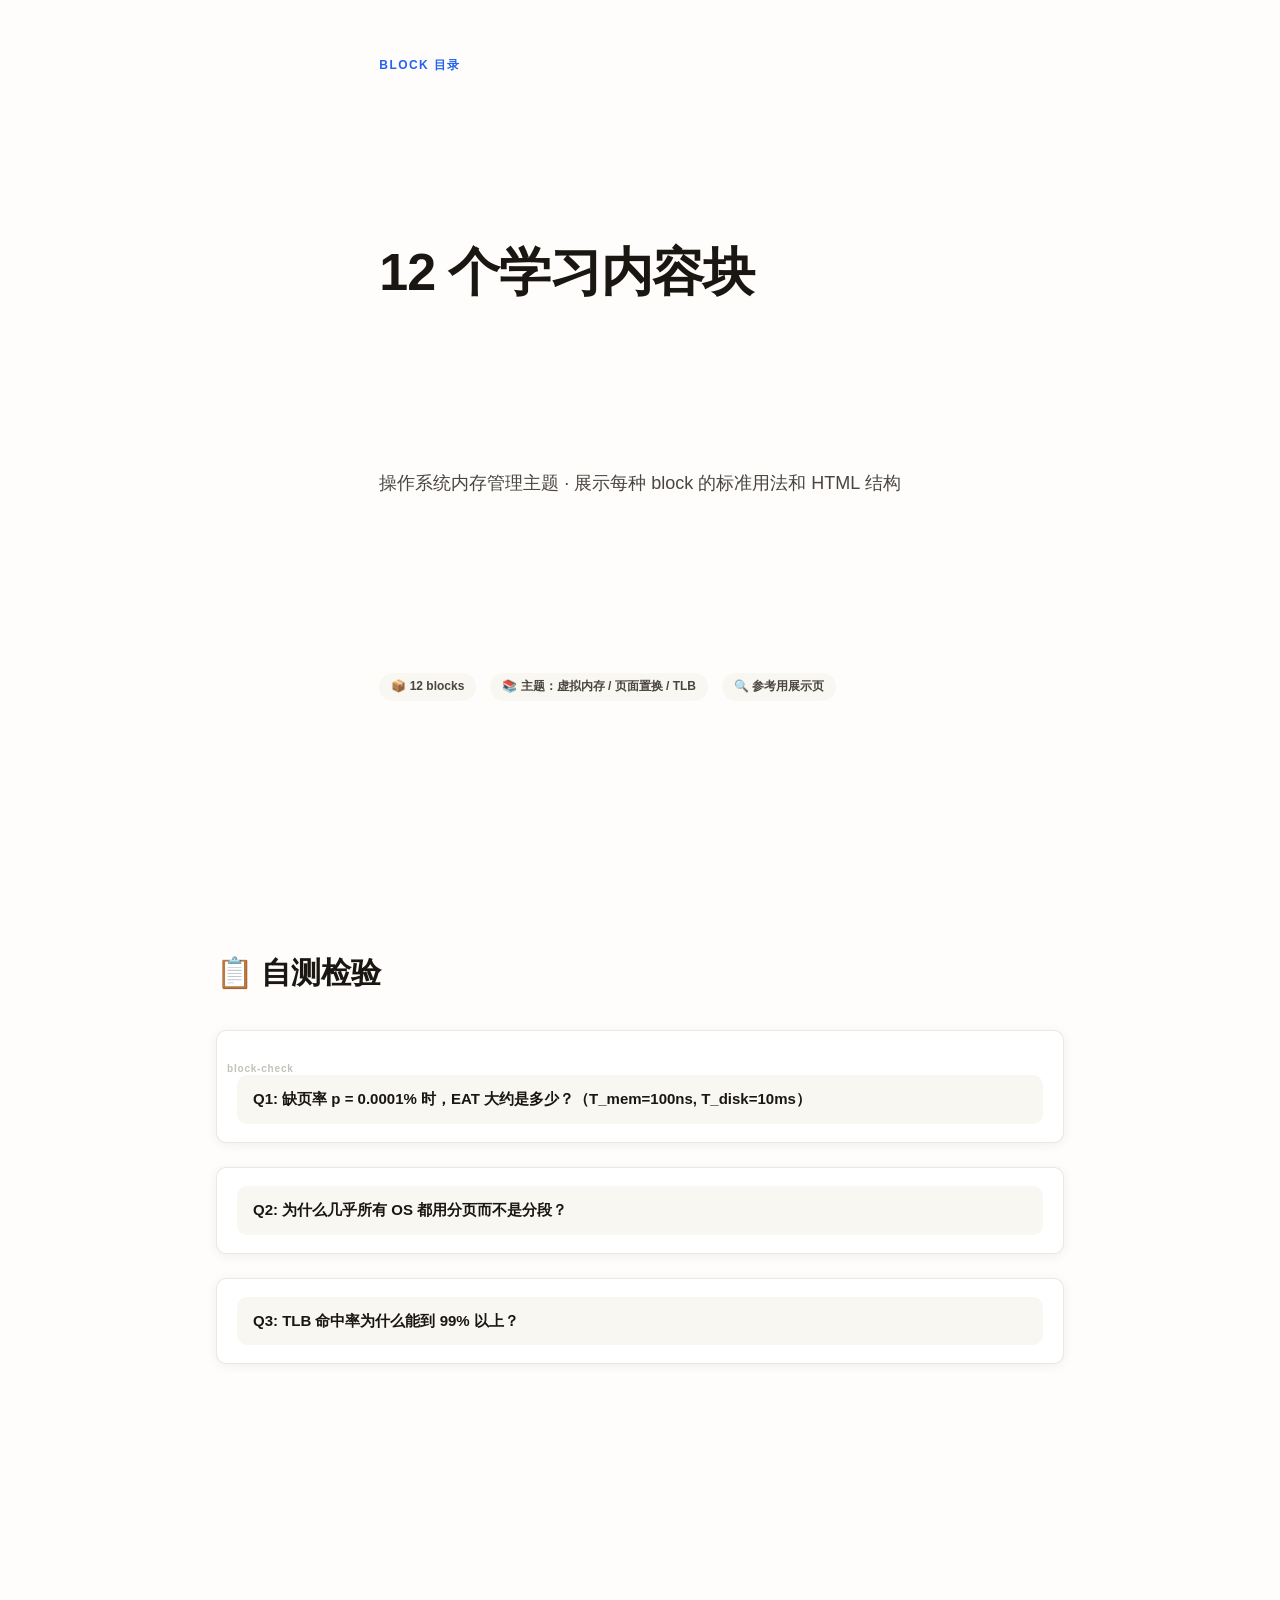
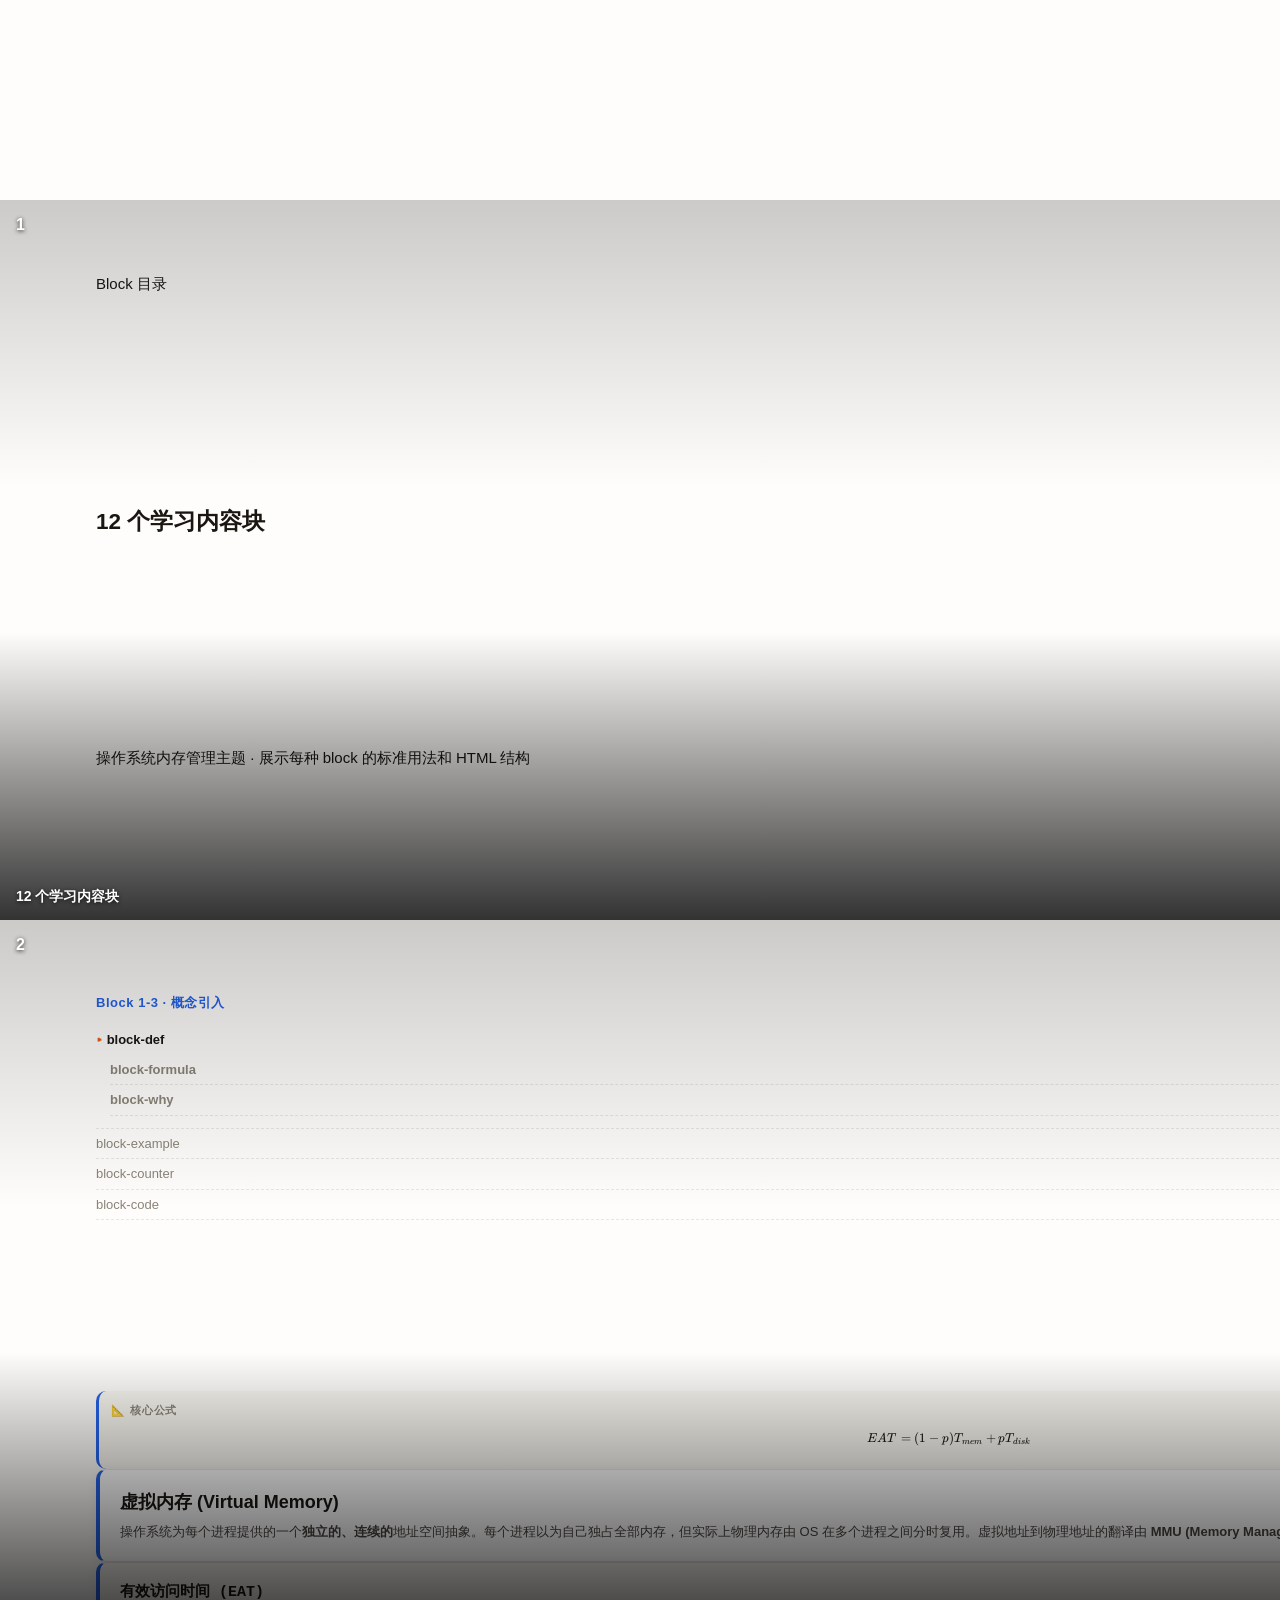
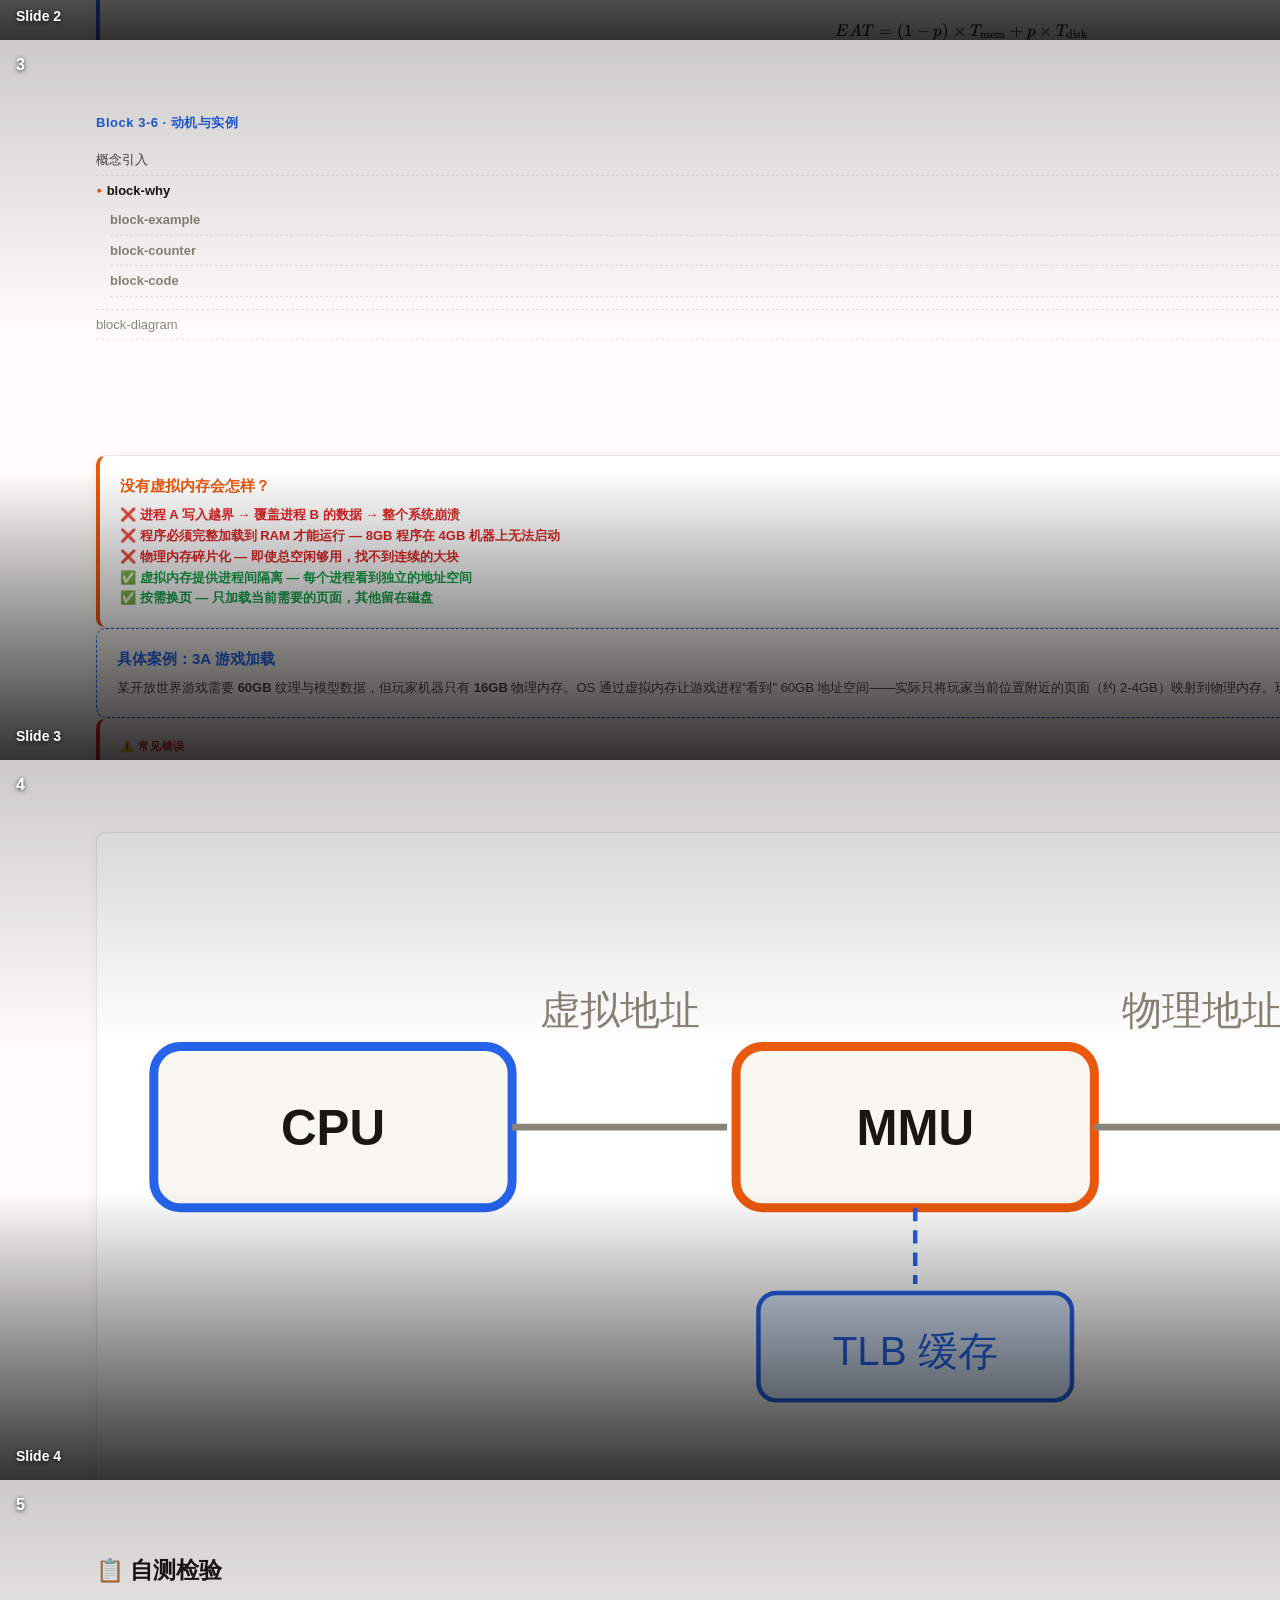
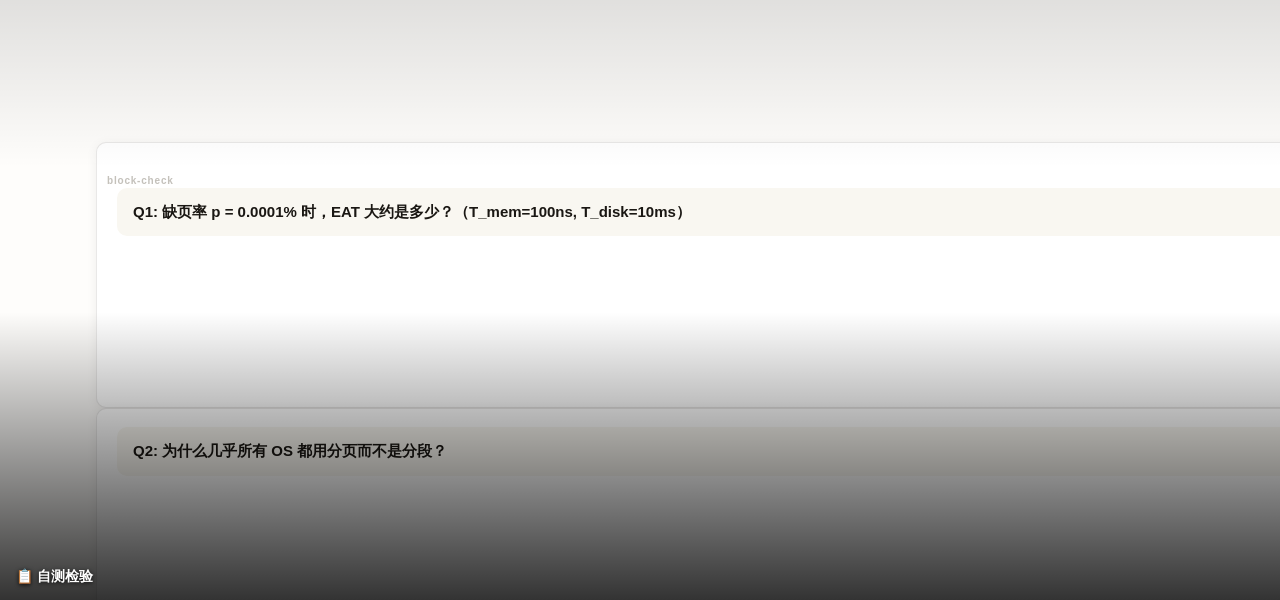
<file: templates/blocks/showcase.html>
<!DOCTYPE html>
<html lang="zh-CN">
<head>
<meta charset="utf-8">
<meta name="viewport" content="width=device-width,initial-scale=1">
<title>全部 12 个 Block 展示 · OS 内存管理</title>
<link rel="stylesheet" href="../../assets/base.css">
<link rel="stylesheet" href="../../assets/themes/learning-light.css" id="theme-link">
<link rel="stylesheet" href="../../assets/themes/learning-print.css" media="print">
<!-- KaTeX -->
<link rel="stylesheet" href="../../assets/katex/katex.min.css">
<script src="../../assets/katex/katex.min.js"></script>
<script src="../../assets/katex/auto-render.min.js"></script>
</head>
<style>
  .showcase-badge {
    position: absolute; top: 6px; right: 10px;
    font-size: 10px; font-weight: 700; letter-spacing: .08em;
    color: var(--text-3); opacity: .5;
  }
  [class^="block-"] { position: relative; }
</style>
</head>
<body class="lrn-deck" data-themes="learning-light,learning-dark,learning-print,learning-colorful">
<div class="deck">

  <!-- ═══ 1. COVER ═══ -->
  <section class="slide lrn-cover is-active">
    <div class="kicker">Block 目录</div>
    <h1>12 个学习内容块</h1>
    <p class="subtitle">操作系统内存管理主题 · 展示每种 block 的标准用法和 HTML 结构</p>
    <div class="meta">
      <span>📦 12 blocks</span>
      <span>📚 主题：虚拟内存 / 页面置换 / TLB</span>
      <span>🔍 参考用展示页</span>
    </div>
  </section>

  <!-- ═══ 2. 定义 + 公式 + 要点 (blocks 1,2,10) ═══ -->
  <section class="slide lrn-3">
    <aside class="lrn-sidebar">
      <div class="lrn-toc">
        <div class="lrn-chapter">Block 1-3 · 概念引入</div>
        <ul class="lrn-tree">
          <li class="done current">block-def
            <ul><li>block-formula</li><li>block-why</li></ul>
          </li>
          <li>block-example</li>
          <li>block-counter</li>
          <li>block-code</li>
        </ul>
      </div>
      <div class="lrn-formula-ref">
        <div class="lrn-formula-title">📐 核心公式</div>
        $$EAT = (1-p)T_{mem} + p T_{disk}$$
      </div>
    </aside>
    <div class="lrn-main">
      <!-- BLOCK 1: 定义 -->
      <div class="block-def" style="grid-column:1/-1">
        <span class="showcase-badge">block-def</span>
        <span class="term">虚拟内存 (Virtual Memory)</span>
        <p>操作系统为每个进程提供的一个<strong>独立的、连续的</strong>地址空间抽象。每个进程以为自己独占全部内存，但实际上物理内存由 OS 在多个进程之间分时复用。虚拟地址到物理地址的翻译由 <strong>MMU (Memory Management Unit)</strong> 硬件完成。</p>
      </div>
      <!-- BLOCK 2: 公式 -->
      <div class="block-formula">
        <span class="showcase-badge">block-formula</span>
        <h4>有效访问时间 (EAT)</h4>
        $$EAT = (1-p) \times T_{\text{mem}} + p \times T_{\text{disk}}$$
        <div class="vars">
          <code>p</code> = 缺页率（Page Fault Rate）&nbsp;|&nbsp;
          <code>T<sub>mem</sub></code> = 内存访问时间 (~100ns) &nbsp;|&nbsp;
          <code>T<sub>disk</sub></code> = 磁盘访问时间 (~10ms)
        </div>
      </div>
      <!-- BLOCK 10: 要点 -->
      <div class="block-callout">
        <span class="showcase-badge">block-callout</span>
        <p>缺页率从 <strong>0.1% → 0.01%</strong>，EAT 从 10μs → 1μs，差距达 <strong>10 倍</strong>。磁盘比内存慢 100,000 倍——即便缺页率极低，性能代价仍然巨大。</p>
      </div>
    </div>
  </section>

  <!-- ═══ 3. 动机 + 例子 + 反例 + 代码 (blocks 3,4,5,6) ═══ -->
  <section class="slide lrn-4">
    <aside class="lrn-sidebar">
      <div class="lrn-toc">
        <div class="lrn-chapter">Block 3-6 · 动机与实例</div>
        <ul class="lrn-tree">
          <li class="done">概念引入</li>
          <li class="done current">block-why
            <ul><li>block-example</li><li>block-counter</li><li>block-code</li></ul>
          </li>
          <li>block-diagram</li>
        </ul>
      </div>
    </aside>
    <div class="lrn-main">
      <!-- BLOCK 3: 动机 -->
      <div class="block-why">
        <span class="showcase-badge">block-why</span>
        <h4>没有虚拟内存会怎样？</h4>
        <p class="pain">❌ 进程 A 写入越界 → 覆盖进程 B 的数据 → 整个系统崩溃</p>
        <p class="pain">❌ 程序必须完整加载到 RAM 才能运行 — 8GB 程序在 4GB 机器上无法启动</p>
        <p class="pain">❌ 物理内存碎片化 — 即使总空闲够用，找不到连续的大块</p>
        <p class="gain">✅ 虚拟内存提供进程间隔离 — 每个进程看到独立的地址空间</p>
        <p class="gain">✅ 按需换页 — 只加载当前需要的页面，其他留在磁盘</p>
      </div>
      <!-- BLOCK 4: 例子 -->
      <div class="block-example">
        <span class="showcase-badge">block-example</span>
        <h4>具体案例：3A 游戏加载</h4>
        <p>某开放世界游戏需要 <strong>60GB</strong> 纹理与模型数据，但玩家机器只有 <strong>16GB</strong> 物理内存。OS 通过虚拟内存让游戏进程"看到" 60GB 地址空间——实际只将玩家当前位置附近的页面（约 2-4GB）映射到物理内存。玩家走到新区域 → 触发缺页 → OS 从 SSD 读入新纹理，换出旧数据。</p>
      </div>
      <!-- BLOCK 5: 反例 -->
      <div class="block-counter">
        <span class="showcase-badge">block-counter</span>
        <h4>Belady 异常：更多帧 ≠ 更少缺页</h4>
        <p>直觉上，给进程分配更多物理帧应该减少缺页次数。但 <strong>FIFO 页面置换算法</strong>存在反直觉的 Belady 异常：分配 4 帧时的缺页数反而大于 3 帧。</p>
        <p style="font-size:12px;color:var(--text-3);margin-top:6px">引用串 1,2,3,4,1,2,5,1,2,3,4,5 → 3 帧 9 次缺页 vs 4 帧 10 次缺页</p>
      </div>
      <!-- BLOCK 6: 代码 -->
      <div class="block-code">
        <span class="showcase-badge" style="color:#6c7086">block-code</span>
<span class="cm">/* Linux 缺页中断处理核心逻辑 (简化) */</span>
<span class="kw">int</span> <span class="fn">do_page_fault</span>(<span class="kw">struct</span> vm_area_struct *vma,
                     <span class="kw">unsigned long</span> address) {
    <span class="kw">struct</span> page *new_page;

    <span class="kw">if</span> (!vma)
        <span class="kw">goto</span> bad_area;              <span class="cm">// 地址不合法</span>

    new_page = <span class="fn">alloc_page</span>(GFP_HIGHUSER); <span class="cm">// ① 分配物理页</span>
    <span class="kw">if</span> (!new_page)
        <span class="kw">goto</span> oom;                    <span class="cm">// 内存耗尽</span>

    <span class="fn">read_from_swap</span>(new_page,        <span class="cm">// ② 从磁盘读</span>
                   vma->vm_file, offset);
    <span class="fn">install_pte</span>(vma->vm_mm,          <span class="cm">// ③ 建立映射</span>
                address, new_page);
    <span class="kw">return</span> <span class="num">0</span>;
}
      </div>
    </div>
  </section>

  <!-- ═══ 4. 图示 + 对比 + 步骤 + 总结 (blocks 7,8,9,12) ═══ -->
  <section class="slide lrn-4">
    <aside class="lrn-sidebar">
      <div class="lrn-toc">
        <div class="lrn-chapter">Block 7-12 · 流程与对比</div>
        <ul class="lrn-tree">
          <li class="done">动机与实例</li>
          <li class="done current">block-diagram
            <ul><li>block-compare</li><li>block-steps</li><li>block-summary</li></ul>
          </li>
          <li>block-check</li>
        </ul>
      </div>
    </aside>
    <div class="lrn-main">
      <!-- BLOCK 7: 图示 -->
      <div class="block-diagram">
        <span class="showcase-badge">block-diagram</span>
        <svg viewBox="0 0 380 160" xmlns="http://www.w3.org/2000/svg" style="max-width:100%;height:auto">
          <defs>
            <marker id="arrow" markerWidth="8" markerHeight="6" refX="8" refY="3" orient="auto">
              <path d="M0,0 L8,3 L0,6 Z" fill="var(--text-3)"/>
            </marker>
          </defs>
          <!-- CPU -->
          <rect x="10" y="45" width="80" height="36" rx="6" fill="var(--surface-2)" stroke="var(--accent)" stroke-width="2"/>
          <text x="50" y="67" text-anchor="middle" font-size="11" font-weight="700" fill="var(--text-1)">CPU</text>
          <!-- MMU -->
          <rect x="140" y="45" width="80" height="36" rx="6" fill="var(--surface-2)" stroke="var(--accent-2)" stroke-width="2"/>
          <text x="180" y="67" text-anchor="middle" font-size="11" font-weight="700" fill="var(--text-1)">MMU</text>
          <!-- RAM -->
          <rect x="270" y="45" width="80" height="36" rx="6" fill="var(--surface-2)" stroke="var(--accent-3)" stroke-width="2"/>
          <text x="310" y="67" text-anchor="middle" font-size="11" font-weight="700" fill="var(--text-1)">RAM</text>
          <!-- Arrows -->
          <line x1="90" y1="63" x2="138" y2="63" stroke="var(--text-3)" stroke-width="1.5" marker-end="url(#arrow)"/>
          <line x1="220" y1="63" x2="268" y2="63" stroke="var(--text-3)" stroke-width="1.5" marker-end="url(#arrow)"/>
          <!-- Labels -->
          <text x="114" y="40" text-anchor="middle" font-size="9" fill="var(--text-3)">虚拟地址</text>
          <text x="244" y="40" text-anchor="middle" font-size="9" fill="var(--text-3)">物理地址</text>
          <!-- TLB box -->
          <rect x="145" y="100" width="70" height="24" rx="4" fill="var(--lrn-badge-what)" stroke="var(--accent)" stroke-width="1"/>
          <text x="180" y="116" text-anchor="middle" font-size="9" fill="var(--accent)">TLB 缓存</text>
          <line x1="180" y1="81" x2="180" y2="98" stroke="var(--accent)" stroke-width="1" stroke-dasharray="3,2"/>
          <!-- Disk -->
          <rect x="270" y="100" width="80" height="24" rx="4" fill="#fef2f2" stroke="var(--lrn-problem)" stroke-width="1"/>
          <text x="310" y="116" text-anchor="middle" font-size="9" fill="var(--lrn-problem)">磁盘 (慢 10⁵x)</text>
          <line x1="310" y1="81" x2="310" y2="98" stroke="var(--lrn-problem)" stroke-width="1" stroke-dasharray="3,2"/>
        </svg>
      </div>
      <!-- BLOCK 8: 对比 -->
      <div class="block-compare">
        <span class="showcase-badge">block-compare</span>
        <table>
          <tr><th>维度</th><th>分页 (Paging)</th><th>分段 (Segmentation)</th></tr>
          <tr><td>划分单位</td><td>固定大小 4KB</td><td>可变大小逻辑段</td></tr>
          <tr><td>外部碎片</td><td class="win">无</td><td>存在</td></tr>
          <tr><td>内部碎片</td><td>最后一页有</td><td class="win">无</td></tr>
          <tr><td>程序可见性</td><td>对程序透明</td><td class="win">段寄存器可编程</td></tr>
        </table>
      </div>
      <!-- BLOCK 9: 步骤 -->
      <div class="block-steps">
        <span class="showcase-badge">block-steps</span>
        <div class="step">
          <h4>CPU 发出虚拟地址</h4>
          <p><code>mov eax, [0x7fff1234]</code> — 进程以虚拟地址访问</p>
        </div>
        <div class="step">
          <h4>MMU 查询 TLB</h4>
          <p>TLB 命中 → 直接得到物理地址（~1 cycle）</p>
        </div>
        <div class="step">
          <h4>TLB miss → 遍历页表</h4>
          <p>逐级查多级页表（x86-64: 4级），获取物理页框号</p>
        </div>
        <div class="step">
          <h4>缺页中断</h4>
          <p>页面不在内存 → OS 从磁盘换入 → 更新页表 → 重试</p>
        </div>
      </div>
      <!-- BLOCK 12: 总结 -->
      <div class="block-summary">
        <span class="showcase-badge">block-summary</span>
        <table>
          <tr><th>概念</th><th>定义</th><th>关键点</th></tr>
          <tr><td>虚拟内存</td><td>进程地址空间抽象</td><td>程序 &gt; RAM 也能运行</td></tr>
          <tr><td>EAT</td><td>平均内存访问时间</td><td>$$(1-p)T_{mem}+pT_{disk}$$</td></tr>
          <tr><td>TLB</td><td>地址翻译缓存</td><td>命中率 &gt; 99%</td></tr>
          <tr><td>Belady</td><td>FIFO 反常行为</td><td>更多帧 ≠ 更少缺页</td></tr>
        </table>
      </div>
    </div>
  </section>

  <!-- ═══ 5. 自测 REVIEW (block 11) ═══ -->
  <section class="slide lrn-full lrn-review">
    <h2>📋 自测检验</h2>
    <!-- BLOCK 11: 自测 × 3 -->
    <div class="block-check">
      <span class="showcase-badge" style="position:relative;display:inline-block;margin-bottom:4px">block-check</span>
      <div class="check-q" onclick="this.classList.toggle('open')">
        Q1: 缺页率 p = 0.0001% 时，EAT 大约是多少？（T_mem=100ns, T_disk=10ms）
      </div>
      <div class="check-a">
        $$EAT = (1 - 10^{-6}) \times 100\text{ns} + 10^{-6} \times 10\text{ms} \approx 100\text{ns} + 10\text{ns} = 110\text{ns}$$
        仅比纯内存访问慢 10%——缺页率极低时，虚拟内存的性能损失可以忽略不计。
      </div>
    </div>
    <div class="block-check">
      <div class="check-q" onclick="this.classList.toggle('open')">
        Q2: 为什么几乎所有 OS 都用分页而不是分段？
      </div>
      <div class="check-a">
        ① 分页无外部碎片——物理内存利用率更高；② 页大小固定，换入换出效率高（磁盘 I/O 以页为单位）；③ 分页对程序透明，不需要程序员手动管理段表。现代 x86 保留了段机制（兼容性），但 Linux 将其扁平化——所有段的基址都是 0。
      </div>
    </div>
    <div class="block-check">
      <div class="check-q" onclick="this.classList.toggle('open')">
        Q3: TLB 命中率为什么能到 99% 以上？
      </div>
      <div class="check-a">
        程序的<strong>时间局部性</strong>和<strong>空间局部性</strong>原理：① 刚访问过的地址很可能再次访问（循环、频繁使用的变量）；② 访问地址 X 后很可能接着访问 X+1（数组遍历、顺序执行）。TLB 利用这两个特性，用较小的硬件缓存（通常 64-1024 项）覆盖绝大多数地址翻译。
      </div>
    </div>
  </section>

</div>
<script src="../../assets/runtime.js"></script>
<script>
// Blocking KaTeX render — runs AFTER DOM is built, BEFORE Chrome --print-to-pdf snapshot
(function(){if(typeof renderMathInElement!=="undefined"){renderMathInElement(document.body,{delimiters:[{left:"$$",right:"$$",display:true},{left:"$",right:"$",display:false}],throwOnError:false});}})();
</script>
</body>
</html>
</file>
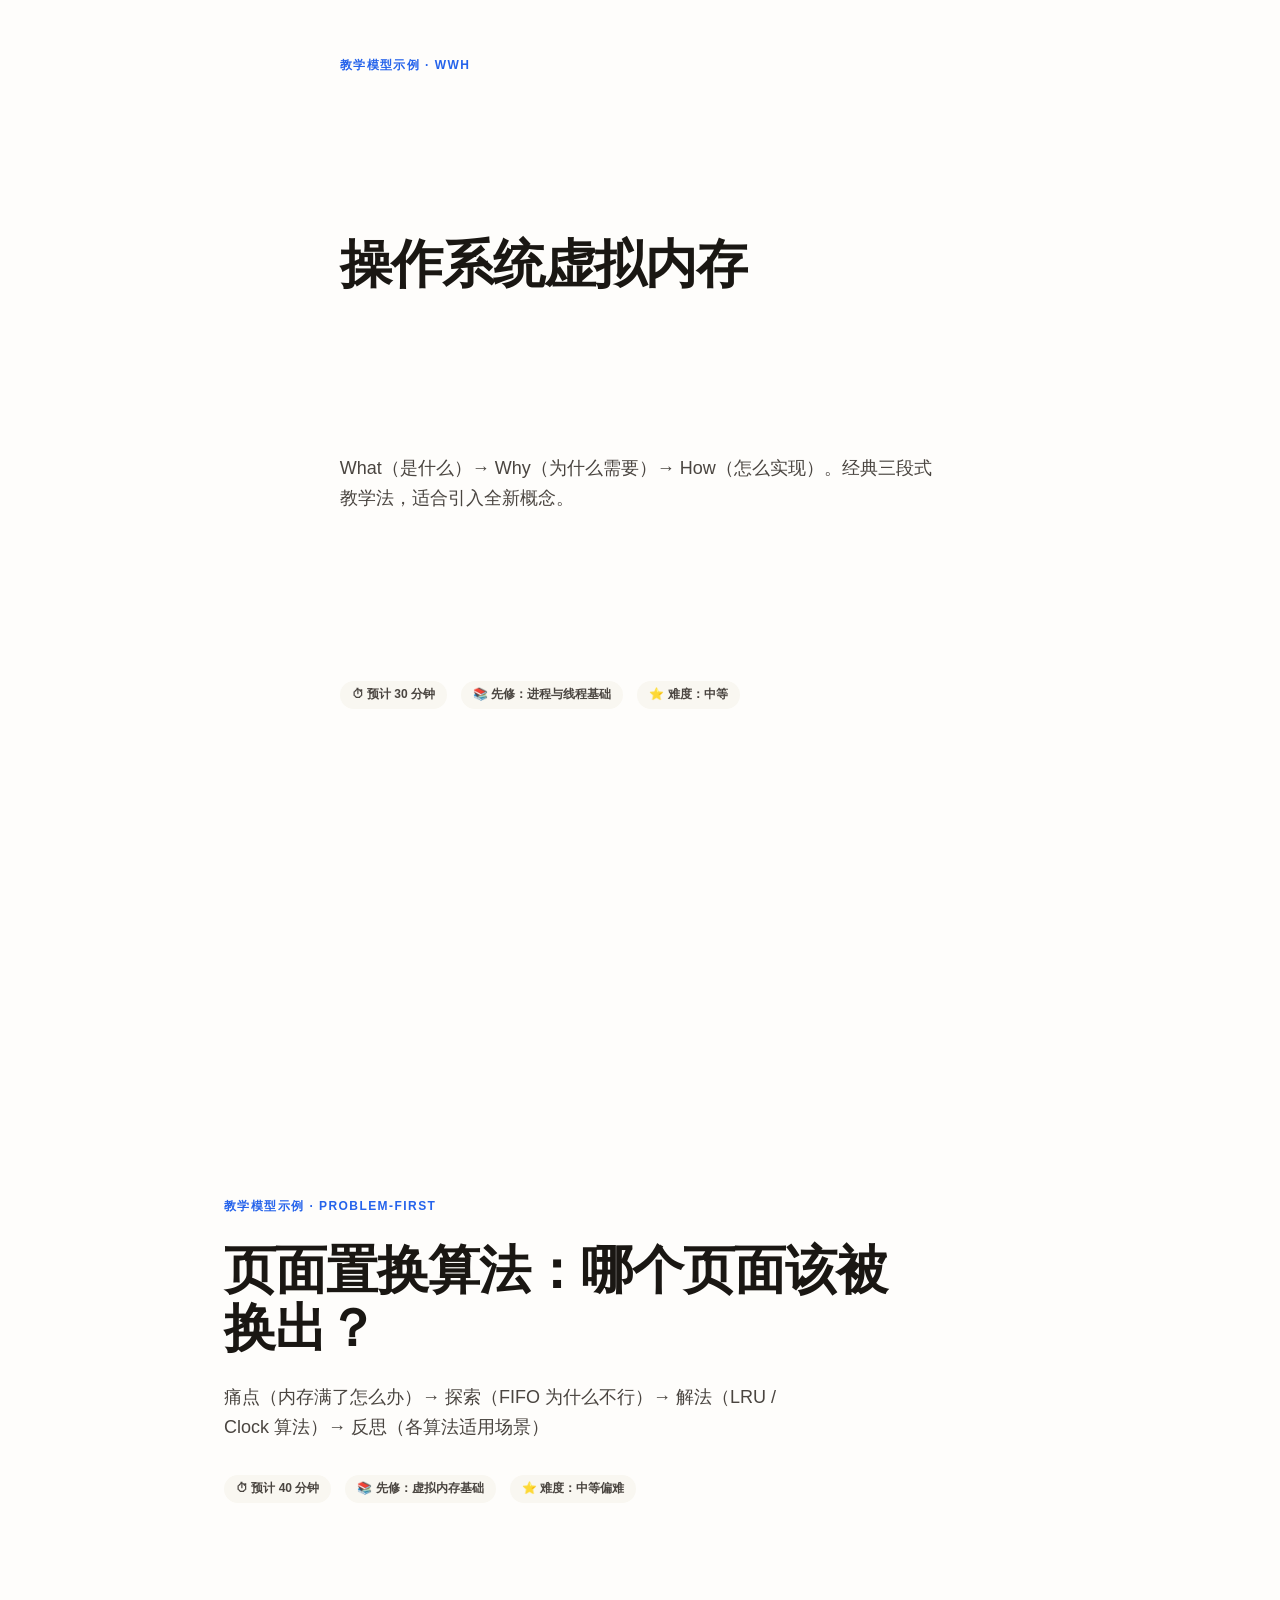
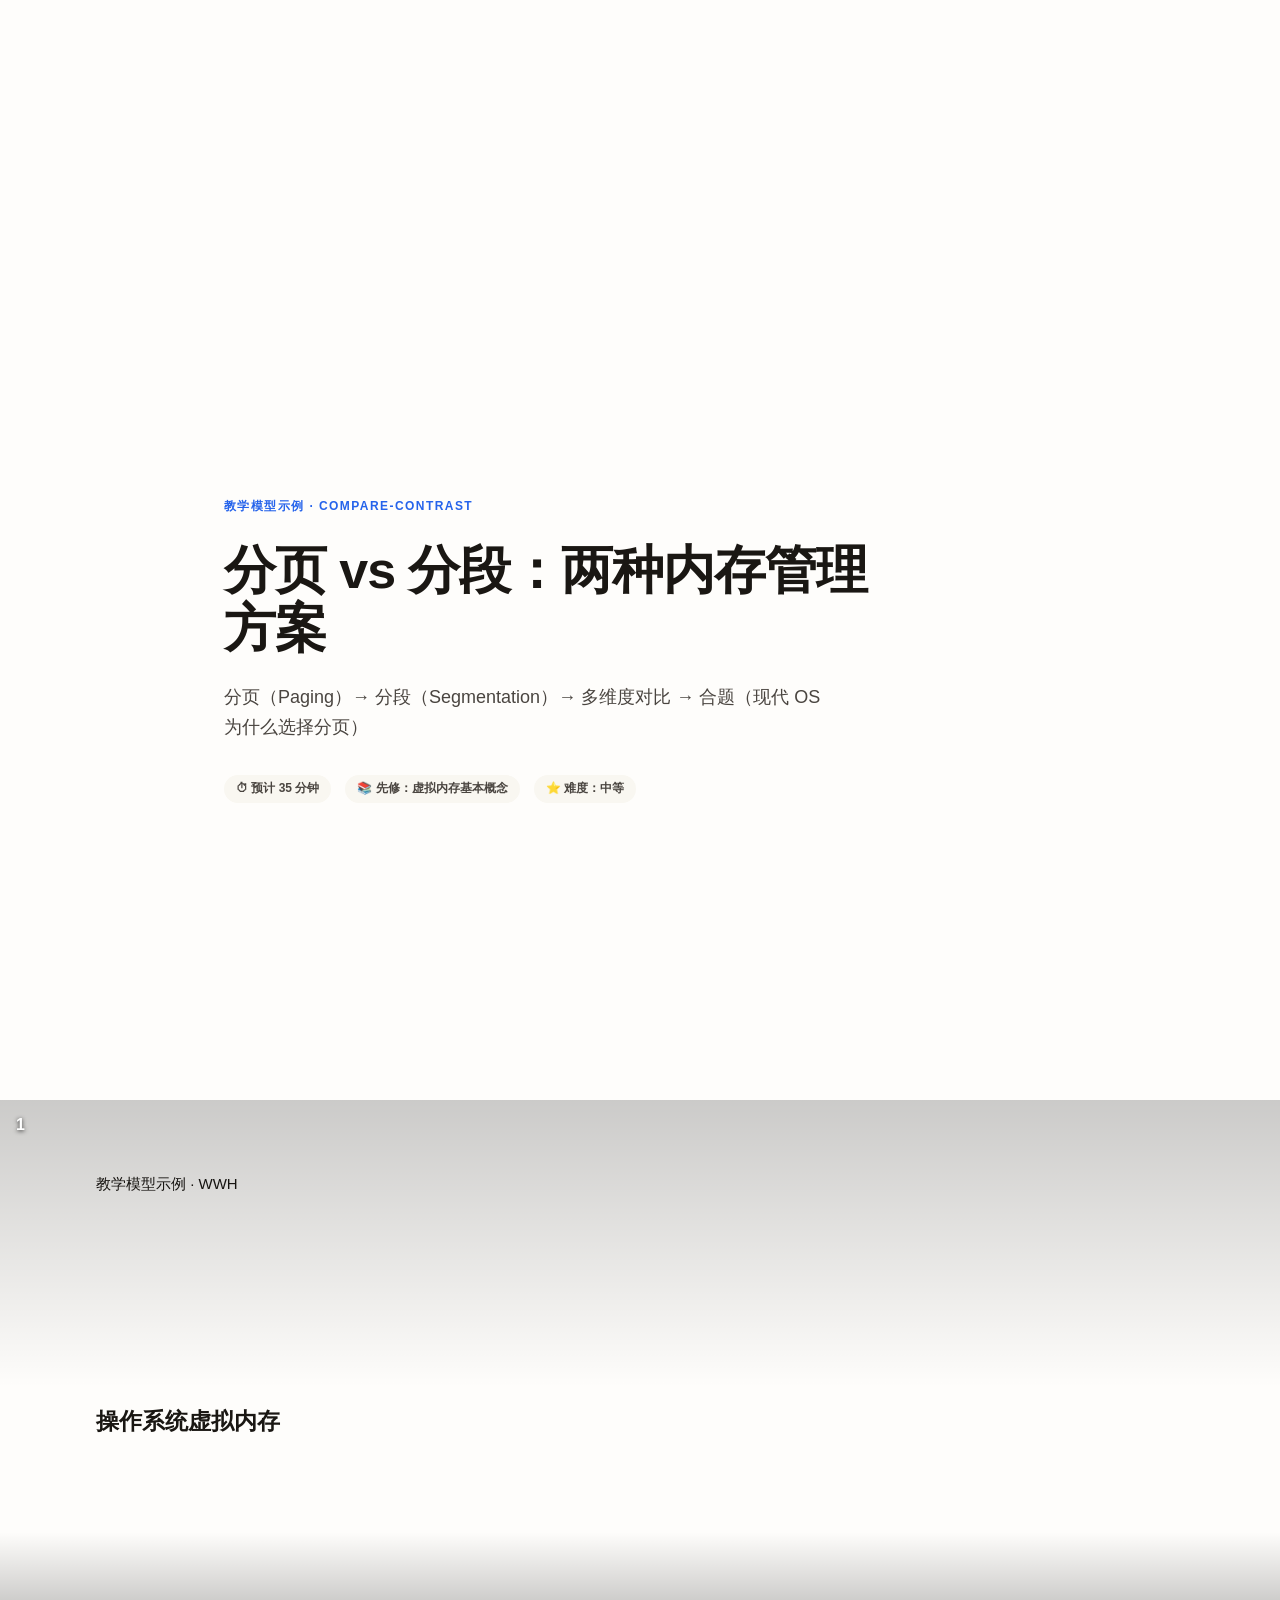
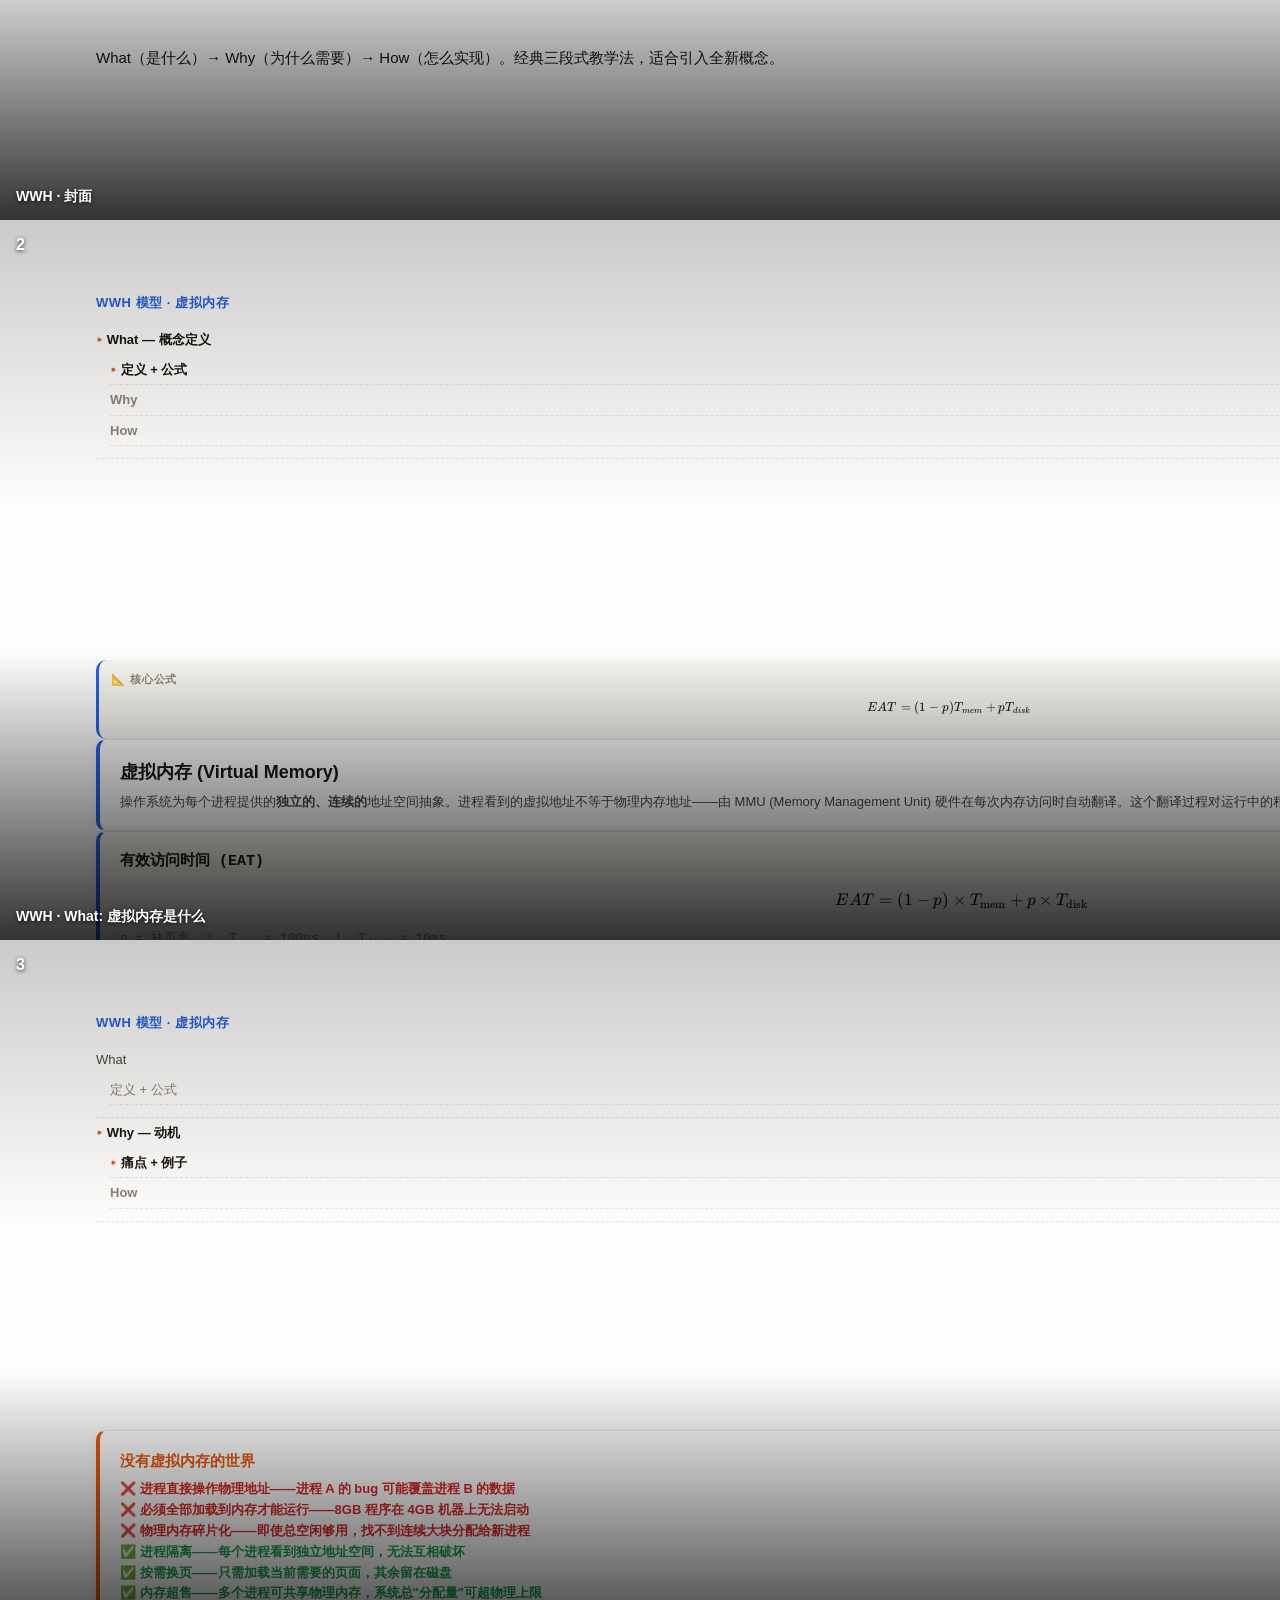
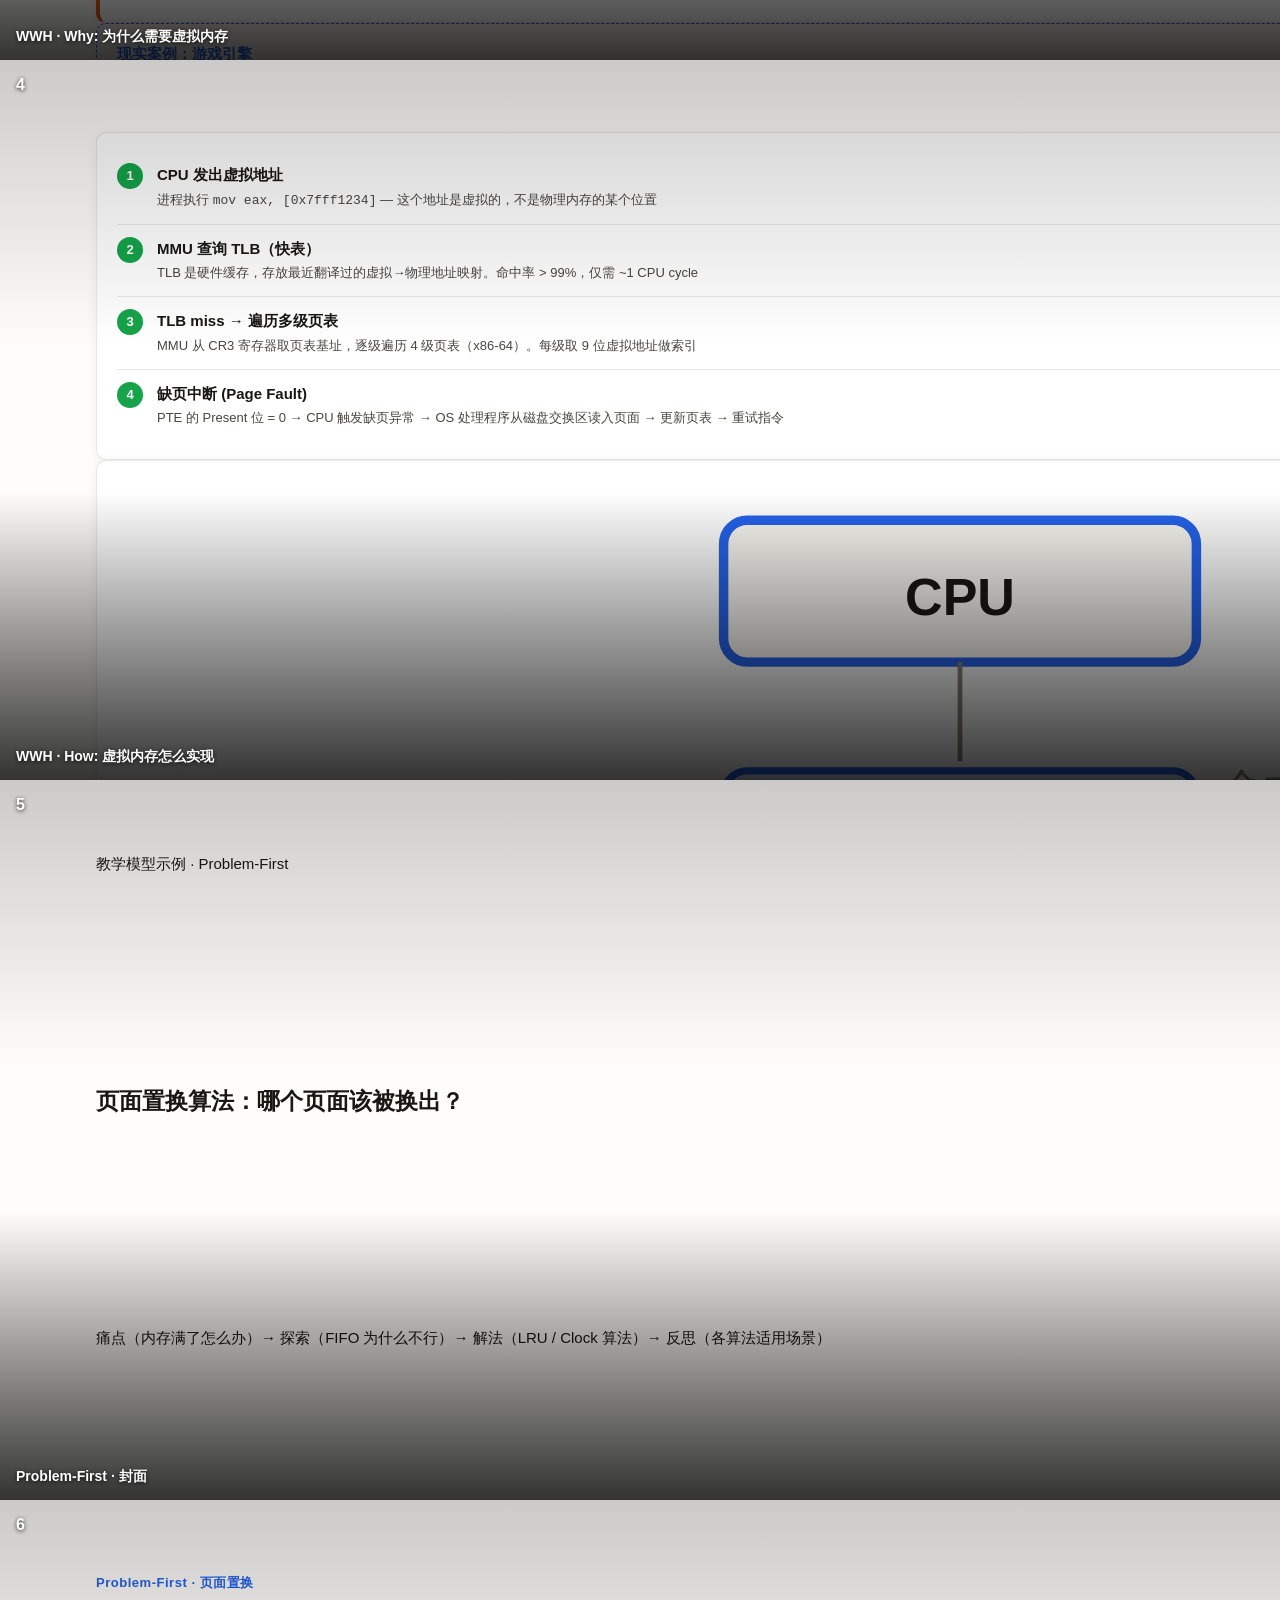
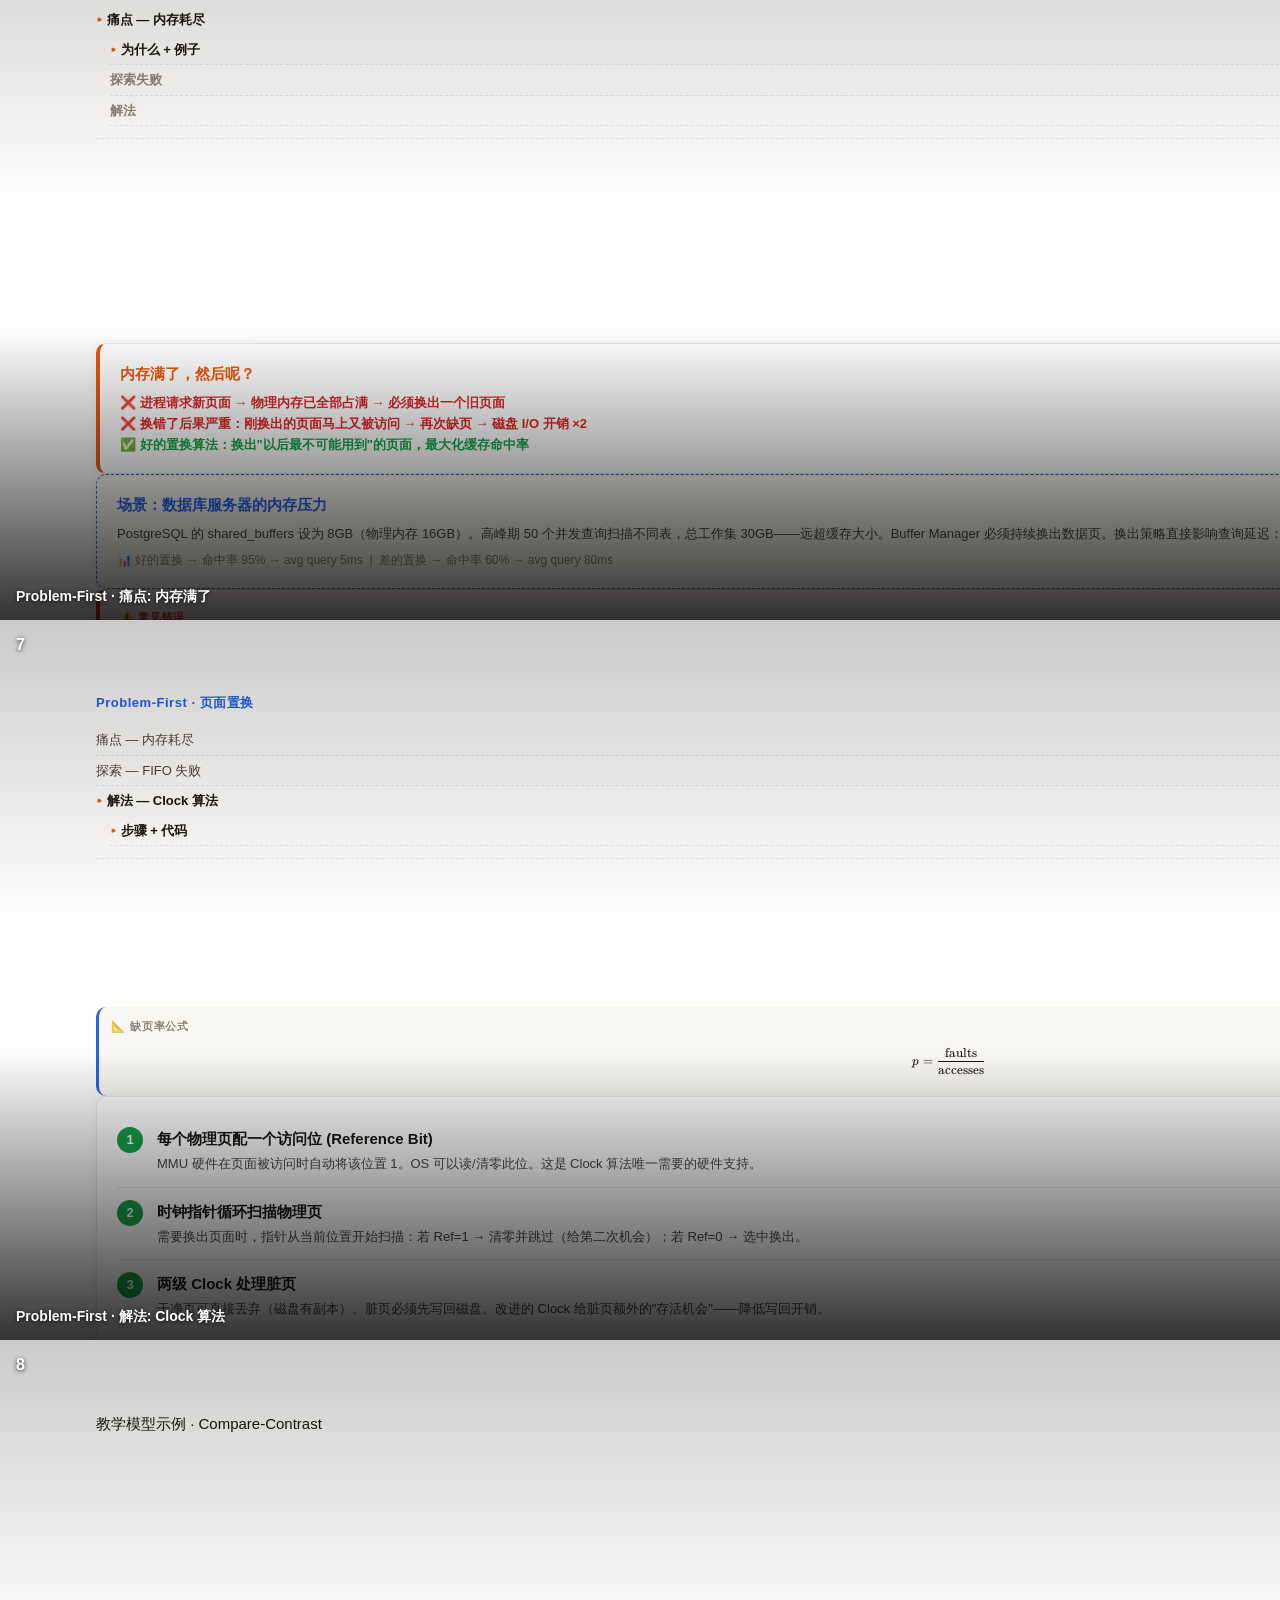
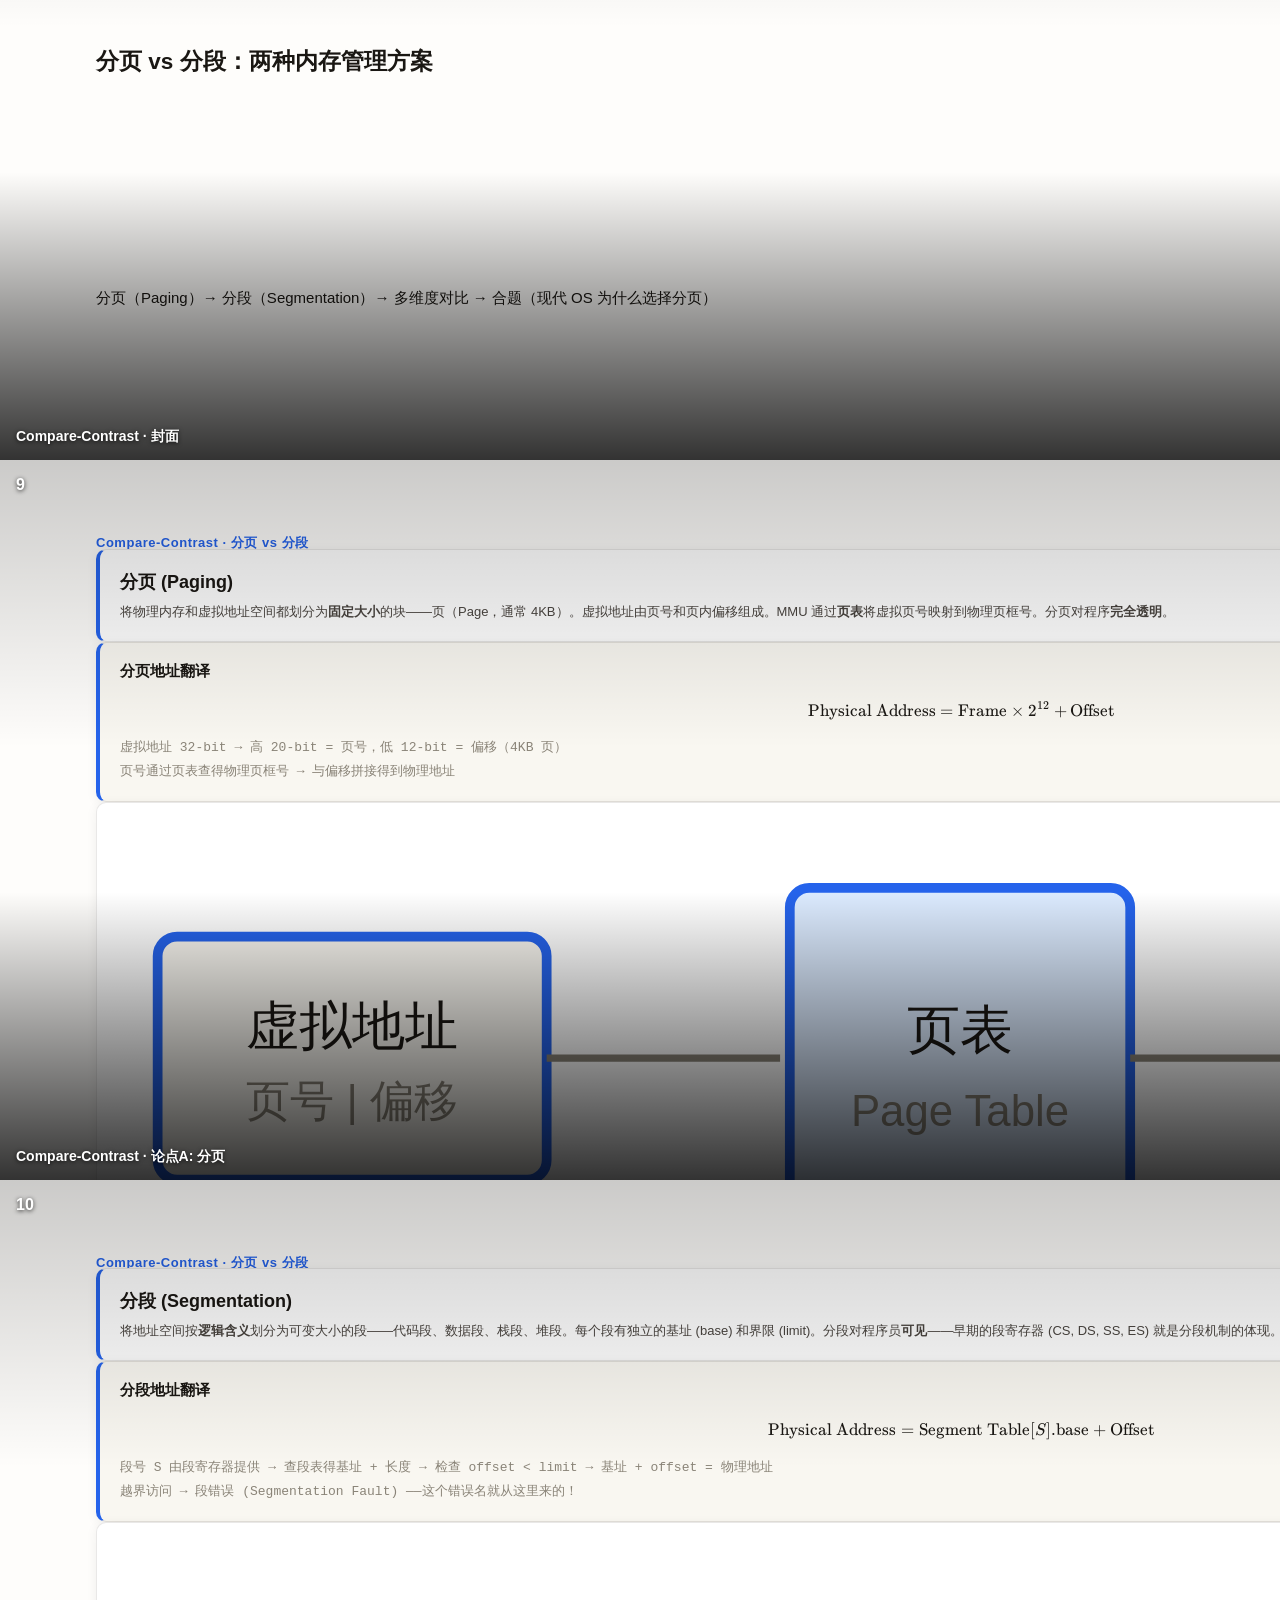
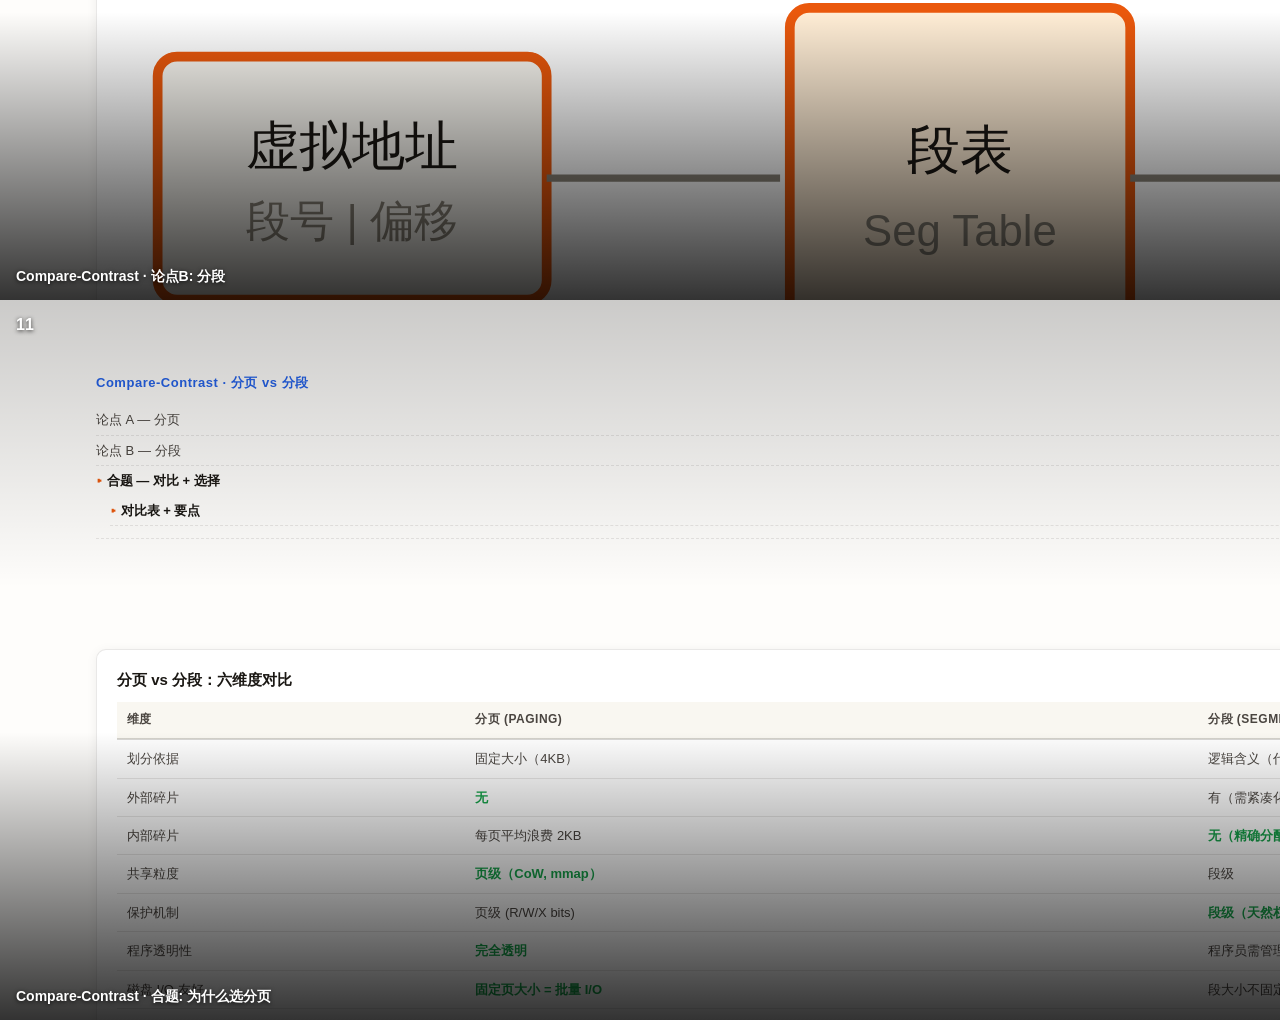
<file: templates/slides/model-examples.html>
<!DOCTYPE html>
<html lang="zh-CN">
<head>
<meta charset="utf-8">
<meta name="viewport" content="width=device-width,initial-scale=1">
<title>教学模型示例 · OS 内存管理</title>
<link rel="stylesheet" href="../../assets/base.css">
<link rel="stylesheet" href="../../assets/themes/learning-light.css" id="theme-link">
<link rel="stylesheet" href="../../assets/themes/learning-print.css" media="print">
<!-- KaTeX -->
<link rel="stylesheet" href="../../assets/katex/katex.min.css">
<script src="../../assets/katex/katex.min.js"></script>
<script src="../../assets/katex/auto-render.min.js"></script>
</head>
<body class="lrn-deck" data-themes="learning-light,learning-dark,learning-print,learning-colorful">
<div class="deck">

<!-- ════════════════════════════════════════════════════════════
     MODEL 1: WWH (What → Why → How)
     主题：虚拟内存
     序列：Cover → What → Why → How
     ════════════════════════════════════════════════════════════ -->

  <!-- M1S1: WWH Cover -->
  <section class="slide lrn-cover is-active" data-title="WWH · 封面">
    <div class="kicker">教学模型示例 · WWH</div>
    <h1>操作系统虚拟内存</h1>
    <p class="subtitle">What（是什么）→ Why（为什么需要）→ How（怎么实现）。经典三段式教学法，适合引入全新概念。</p>
    <div class="meta">
      <span>⏱ 预计 30 分钟</span>
      <span>📚 先修：进程与线程基础</span>
      <span>⭐ 难度：中等</span>
    </div>
  </section>

  <!-- M1S2: WWH — What (概念定义) -->
  <section class="slide lrn-3" data-title="WWH · What: 虚拟内存是什么">
    <aside class="lrn-sidebar">
      <div class="lrn-toc">
        <div class="lrn-chapter">WWH 模型 · 虚拟内存</div>
        <ul class="lrn-tree">
          <li class="done current">What — 概念定义
            <ul><li class="done current">定义 + 公式</li><li>Why</li><li>How</li></ul>
          </li>
        </ul>
      </div>
      <div class="lrn-formula-ref">
        <div class="lrn-formula-title">📐 核心公式</div>
        $$EAT = (1-p)T_{mem} + p T_{disk}$$
      </div>
    </aside>
    <div class="lrn-main">
      <div class="block-def" style="grid-column:1/-1">
        <span class="term">虚拟内存 (Virtual Memory)</span>
        <p>操作系统为每个进程提供的<strong>独立的、连续的</strong>地址空间抽象。进程看到的虚拟地址不等于物理内存地址——由 MMU (Memory Management Unit) 硬件在每次内存访问时自动翻译。这个翻译过程对运行中的程序完全透明。</p>
      </div>
      <div class="block-formula">
        <h4>有效访问时间 (EAT)</h4>
        $$EAT = (1-p) \times T_{\text{mem}} + p \times T_{\text{disk}}$$
        <div class="vars">
          <code>p</code> = 缺页率 &nbsp;|&nbsp;
          <code>T<sub>mem</sub></code> ≈ 100ns &nbsp;|&nbsp;
          <code>T<sub>disk</sub></code> ≈ 10ms
        </div>
      </div>
      <div class="block-callout">
        <p>关键洞察：<strong>虚拟地址空间 ≠ 物理内存大小</strong>。一个 32 位进程"看到"4GB 地址空间，但可能只占用 200MB 物理内存——其余在磁盘上，按需换入。</p>
      </div>
    </div>
  </section>

  <!-- M1S3: WWH — Why (动机) -->
  <section class="slide lrn-2" data-title="WWH · Why: 为什么需要虚拟内存">
    <aside class="lrn-sidebar">
      <div class="lrn-toc">
        <div class="lrn-chapter">WWH 模型 · 虚拟内存</div>
        <ul class="lrn-tree">
          <li class="done">What
            <ul><li>定义 + 公式</li></ul>
          </li>
          <li class="done current">Why — 动机
            <ul><li class="done current">痛点 + 例子</li><li>How</li></ul>
          </li>
        </ul>
      </div>
    </aside>
    <div class="lrn-main">
      <div class="block-why">
        <h4>没有虚拟内存的世界</h4>
        <p class="pain">❌ 进程直接操作物理地址——进程 A 的 bug 可能覆盖进程 B 的数据</p>
        <p class="pain">❌ 必须全部加载到内存才能运行——8GB 程序在 4GB 机器上无法启动</p>
        <p class="pain">❌ 物理内存碎片化——即使总空闲够用，找不到连续大块分配给新进程</p>
        <p class="gain">✅ 进程隔离——每个进程看到独立地址空间，无法互相破坏</p>
        <p class="gain">✅ 按需换页——只需加载当前需要的页面，其余留在磁盘</p>
        <p class="gain">✅ 内存超售——多个进程可共享物理内存，系统总"分配量"可超物理上限</p>
      </div>
      <div class="block-example">
        <h4>现实案例：游戏引擎</h4>
        <p>Unreal Engine 5 的 Nanite 虚拟几何系统需要处理数十亿个三角形——远超过 GPU 显存。它借鉴虚拟内存思想：只将当前视锥体内可见的几何微块加载到显存，远处或背面的数据留在系统内存/磁盘中。这是虚拟内存思想在图形领域的直接应用。</p>
        <p style="margin-top:8px;font-size:12px;color:var(--text-3)">📊 没有虚拟几何 → 每帧 30M 三角形（卡顿）vs 有虚拟几何 → 每帧 300K 三角形（流畅 60fps）</p>
      </div>
    </div>
  </section>

  <!-- M1S4: WWH — How (实现) -->
  <section class="slide lrn-2" data-title="WWH · How: 虚拟内存怎么实现">
    <aside class="lrn-sidebar">
      <div class="lrn-toc">
        <div class="lrn-chapter">WWH 模型 · 虚拟内存</div>
        <ul class="lrn-tree">
          <li class="done">What — 定义 + 公式</li>
          <li class="done">Why — 痛点 + 例子</li>
          <li class="done current">How — 实现原理
            <ul><li class="done current">步骤 + 图示</li></ul>
          </li>
        </ul>
      </div>
      <div class="lrn-formula-ref">
        <div class="lrn-formula-title">📐 偏移计算</div>
        $$offset = vaddr \bmod 4096$$
      </div>
    </aside>
    <div class="lrn-main">
      <div class="block-steps">
        <div class="step">
          <h4>CPU 发出虚拟地址</h4>
          <p>进程执行 <code>mov eax, [0x7fff1234]</code> — 这个地址是虚拟的，不是物理内存的某个位置</p>
        </div>
        <div class="step">
          <h4>MMU 查询 TLB（快表）</h4>
          <p>TLB 是硬件缓存，存放最近翻译过的虚拟→物理地址映射。命中率 > 99%，仅需 ~1 CPU cycle</p>
        </div>
        <div class="step">
          <h4>TLB miss → 遍历多级页表</h4>
          <p>MMU 从 CR3 寄存器取页表基址，逐级遍历 4 级页表（x86-64）。每级取 9 位虚拟地址做索引</p>
        </div>
        <div class="step">
          <h4>缺页中断 (Page Fault)</h4>
          <p>PTE 的 Present 位 = 0 → CPU 触发缺页异常 → OS 处理程序从磁盘交换区读入页面 → 更新页表 → 重试指令</p>
        </div>
      </div>
      <div class="block-diagram">
        <svg viewBox="0 0 360 250" xmlns="http://www.w3.org/2000/svg" style="max-width:100%;height:auto">
          <defs>
            <marker id="arr" markerWidth="7" markerHeight="5" refX="7" refY="2.5" orient="auto">
              <path d="M0,0 L7,2.5 L0,5 Z" fill="var(--text-3)"/>
            </marker>
          </defs>
          <rect x="130" y="10" width="100" height="30" rx="5" fill="var(--surface-2)" stroke="var(--accent)" stroke-width="2"/>
          <text x="180" y="30" text-anchor="middle" font-size="11" font-weight="700" fill="var(--text-1)">CPU</text>
          <rect x="130" y="63" width="100" height="30" rx="5" fill="var(--lrn-badge-what)" stroke="var(--accent)" stroke-width="1.5"/>
          <text x="180" y="83" text-anchor="middle" font-size="10" fill="var(--accent)">TLB (快表)</text>
          <rect x="130" y="116" width="100" height="30" rx="5" fill="var(--surface-2)" stroke="var(--accent-2)" stroke-width="2"/>
          <text x="180" y="136" text-anchor="middle" font-size="11" font-weight="700" fill="var(--text-1)">MMU</text>
          <text x="70" y="100" text-anchor="middle" font-size="9" fill="var(--text-3)">虚拟地址</text>
          <text x="250" y="70" text-anchor="middle" font-size="9" fill="var(--text-3)">命中 →</text>
          <line x1="180" y1="40" x2="180" y2="61" stroke="var(--text-3)" stroke-width="1" marker-end="url(#arr)"/>
          <line x1="180" y1="93" x2="180" y2="114" stroke="var(--text-3)" stroke-width="1" marker-end="url(#arr)"/>
          <line x1="230" y1="78" x2="280" y2="78" stroke="var(--accent-3)" stroke-width="1.5" marker-end="url(#arr)"/>
          <text x="258" y="72" text-anchor="middle" font-size="9" fill="var(--accent-3)">物理地址</text>
          <rect x="130" y="168" width="100" height="30" rx="5" fill="var(--surface-2)" stroke="var(--accent-3)" stroke-width="2"/>
          <text x="180" y="188" text-anchor="middle" font-size="11" font-weight="700" fill="var(--text-1)">RAM</text>
          <line x1="180" y1="146" x2="180" y2="166" stroke="var(--text-3)" stroke-width="1" marker-end="url(#arr)"/>
          <rect x="40" y="210" width="280" height="28" rx="4" fill="#fef2f2" stroke="var(--lrn-problem)" stroke-width="1"/>
          <text x="180" y="229" text-anchor="middle" font-size="10" fill="var(--lrn-problem)">若页面不在 RAM → 缺页中断 → 从磁盘换入</text>
          <line x1="180" y1="198" x2="180" y2="208" stroke="var(--lrn-problem)" stroke-width="1" stroke-dasharray="3,2"/>
        </svg>
      </div>
    </div>
  </section>


<!-- ════════════════════════════════════════════════════════════
     MODEL 2: Problem-First
     主题：页面置换算法选择
     序列：Cover → 痛点 → 探索失败 → 解法
     ════════════════════════════════════════════════════════════ -->

  <!-- M2S1: Problem-First Cover -->
  <section class="slide lrn-cover" data-title="Problem-First · 封面">
    <div class="kicker">教学模型示例 · Problem-First</div>
    <h1>页面置换算法：哪个页面该被换出？</h1>
    <p class="subtitle">痛点（内存满了怎么办）→ 探索（FIFO 为什么不行）→ 解法（LRU / Clock 算法）→ 反思（各算法适用场景）</p>
    <div class="meta">
      <span>⏱ 预计 40 分钟</span>
      <span>📚 先修：虚拟内存基础</span>
      <span>⭐ 难度：中等偏难</span>
    </div>
  </section>

  <!-- M2S2: Problem-First — 痛点 -->
  <section class="slide lrn-3" data-title="Problem-First · 痛点: 内存满了">
    <aside class="lrn-sidebar">
      <div class="lrn-toc">
        <div class="lrn-chapter">Problem-First · 页面置换</div>
        <ul class="lrn-tree">
          <li class="done current">痛点 — 内存耗尽
            <ul><li class="done current">为什么 + 例子</li><li>探索失败</li><li>解法</li></ul>
          </li>
        </ul>
      </div>
    </aside>
    <div class="lrn-main">
      <div class="block-why" style="grid-column:1/-1">
        <h4>内存满了，然后呢？</h4>
        <p class="pain">❌ 进程请求新页面 → 物理内存已全部占满 → <strong>必须换出一个旧页面</strong></p>
        <p class="pain">❌ 换错了后果严重：刚换出的页面马上又被访问 → 再次缺页 → 磁盘 I/O 开销 ×2</p>
        <p class="gain">✅ 好的置换算法：换出"以后最不可能用到"的页面，最大化缓存命中率</p>
      </div>
      <div class="block-example">
        <h4>场景：数据库服务器的内存压力</h4>
        <p>PostgreSQL 的 shared_buffers 设为 8GB（物理内存 16GB）。高峰期 50 个并发查询扫描不同表，总工作集 30GB——远超缓存大小。Buffer Manager 必须持续换出数据页。换出策略直接影响查询延迟：</p>
        <p style="margin-top:6px;font-size:12px;color:var(--text-3)">📊 好的置换 → 命中率 95% → avg query 5ms &nbsp;|&nbsp; 差的置换 → 命中率 60% → avg query 80ms</p>
      </div>
      <div class="block-counter">
        <h4>直觉陷阱："最近最少用"一定是最优吗？</h4>
        <p>大部分时候是的——这是 <strong>LRU (Least Recently Used)</strong> 的基础。但如果在循环扫描一个大数组（如 <code>SELECT COUNT(*) FROM big_table</code>），刚换出的页面马上又要被访问——LRU 在这种情况下反而表现最差。扫描污染 (scan pollution) 是 LRU 的软肋。</p>
      </div>
    </div>
  </section>

  <!-- M2S3: Problem-First — 解法 -->
  <section class="slide lrn-2" data-title="Problem-First · 解法: Clock 算法">
    <aside class="lrn-sidebar">
      <div class="lrn-toc">
        <div class="lrn-chapter">Problem-First · 页面置换</div>
        <ul class="lrn-tree">
          <li class="done">痛点 — 内存耗尽</li>
          <li class="done">探索 — FIFO 失败</li>
          <li class="done current">解法 — Clock 算法
            <ul><li class="done current">步骤 + 代码</li></ul>
          </li>
        </ul>
      </div>
      <div class="lrn-formula-ref">
        <div class="lrn-formula-title">📐 缺页率公式</div>
        $$p = \frac{\text{faults}}{\text{accesses}}$$
      </div>
    </aside>
    <div class="lrn-main">
      <div class="block-steps">
        <div class="step">
          <h4>每个物理页配一个访问位 (Reference Bit)</h4>
          <p>MMU 硬件在页面被访问时自动将该位置 1。OS 可以读/清零此位。这是 Clock 算法唯一需要的硬件支持。</p>
        </div>
        <div class="step">
          <h4>时钟指针循环扫描物理页</h4>
          <p>需要换出页面时，指针从当前位置开始扫描：若 Ref=1 → 清零并跳过（给第二次机会）；若 Ref=0 → 选中换出。</p>
        </div>
        <div class="step">
          <h4>两级 Clock 处理脏页</h4>
          <p>干净页可直接丢弃（磁盘有副本）。脏页必须先写回磁盘。改进的 Clock 给脏页额外的"存活机会"——降低写回开销。</p>
        </div>
        <div class="step">
          <h4>Linux 实际使用：两链表 LRU</h4>
          <p>Active list（热页）+ Inactive list（冷页）。页面在两条链表间迁移。需要换出时从 Inactive 尾部取——这就是 Linux 的页面回收 (Page Reclaim) 机制。</p>
        </div>
      </div>
      <div class="block-code">
<span class="cm">/* Clock 页面置换算法伪代码 */</span>
page_t* <span class="fn">clock_select_victim</span>(<span class="kw">void</span>) {
    <span class="kw">while</span> (<span class="num">1</span>) {
        page_t *p = &frames[clock_hand];
        <span class="kw">if</span> (p->referenced == <span class="num">0</span>)
            <span class="kw">return</span> p;              <span class="cm">// 找到牺牲页</span>
        p->referenced = <span class="num">0</span>;        <span class="cm">// 清零，给第二次机会</span>
        clock_hand = (clock_hand + <span class="num">1</span>) % NUM_FRAMES;
    }
}
<span class="cm">/* 优势: O(1) 扫描，不需要时间戳链表
   相比真正 LRU: 省掉每次访问更新链表的开销 */</span>
      </div>
    </div>
  </section>


<!-- ════════════════════════════════════════════════════════════
     MODEL 3: Compare-Contrast
     主题：分页 vs 分段
     序列：Cover → 论点A (分页) → 论点B (分段) → 合题
     ════════════════════════════════════════════════════════════ -->

  <!-- M3S1: Compare-Contrast Cover -->
  <section class="slide lrn-cover" data-title="Compare-Contrast · 封面">
    <div class="kicker">教学模型示例 · Compare-Contrast</div>
    <h1>分页 vs 分段：两种内存管理方案</h1>
    <p class="subtitle">分页（Paging）→ 分段（Segmentation）→ 多维度对比 → 合题（现代 OS 为什么选择分页）</p>
    <div class="meta">
      <span>⏱ 预计 35 分钟</span>
      <span>📚 先修：虚拟内存基本概念</span>
      <span>⭐ 难度：中等</span>
    </div>
  </section>

  <!-- M3S2: 论点A — 分页 -->
  <section class="slide lrn-3" data-title="Compare-Contrast · 论点A: 分页">
    <aside class="lrn-sidebar">
      <div class="lrn-toc">
        <div class="lrn-chapter">Compare-Contrast · 分页 vs 分段</div>
        <ul class="lrn-tree">
          <li class="done current">论点 A — 分页
            <ul><li class="done current">定义 + 公式 + 图</li><li>论点 B — 分段</li><li>合题</li></ul>
          </li>
        </ul>
      </div>
      <div class="lrn-formula-ref">
        <div class="lrn-formula-title">📐 地址转换</div>
        $$paddr = frame \times 4096 + offset$$
      </div>
    </aside>
    <div class="lrn-main">
      <div class="block-def" style="grid-column:1/-1">
        <span class="term">分页 (Paging)</span>
        <p>将物理内存和虚拟地址空间都划分为<strong>固定大小</strong>的块——页（Page，通常 4KB）。虚拟地址由页号和页内偏移组成。MMU 通过<strong>页表</strong>将虚拟页号映射到物理页框号。分页对程序<strong>完全透明</strong>。</p>
      </div>
      <div class="block-formula">
        <h4>分页地址翻译</h4>
        $$\text{Physical Address} = \text{Frame} \times 2^{12} + \text{Offset}$$
        <div class="vars">
          虚拟地址 32-bit → 高 20-bit = 页号，低 12-bit = 偏移（4KB 页）<br>
          页号通过页表查得物理页框号 → 与偏移拼接得到物理地址
        </div>
      </div>
      <div class="block-diagram">
        <svg viewBox="0 0 350 130" xmlns="http://www.w3.org/2000/svg" style="max-width:100%;height:auto">
          <rect x="10" y="25" width="80" height="50" rx="4" fill="var(--surface-2)" stroke="var(--accent)" stroke-width="2"/>
          <text x="50" y="47" text-anchor="middle" font-size="11" fill="var(--text-1)">虚拟地址</text>
          <text x="50" y="62" text-anchor="middle" font-size="9" fill="var(--text-3)">页号 | 偏移</text>
          <rect x="140" y="15" width="70" height="70" rx="4" fill="var(--lrn-badge-what)" stroke="var(--accent)" stroke-width="2"/>
          <text x="175" y="48" text-anchor="middle" font-size="11" fill="var(--text-1)">页表</text>
          <text x="175" y="64" text-anchor="middle" font-size="9" fill="var(--text-3)">Page Table</text>
          <rect x="260" y="25" width="80" height="50" rx="4" fill="var(--surface-2)" stroke="var(--accent-3)" stroke-width="2"/>
          <text x="300" y="47" text-anchor="middle" font-size="11" fill="var(--text-1)">物理地址</text>
          <text x="300" y="62" text-anchor="middle" font-size="9" fill="var(--text-3)">帧号 | 偏移</text>
          <line x1="90" y1="50" x2="138" y2="50" stroke="var(--text-3)" stroke-width="1.5" marker-end="url(#arr)"/>
          <line x1="210" y1="50" x2="258" y2="50" stroke="var(--text-3)" stroke-width="1.5" marker-end="url(#arr)"/>
          <text x="15" y="108" font-size="9" fill="var(--text-3)">固定大小 → 无外部碎片 · 页内浪费 ≤ 4095B</text>
        </svg>
      </div>
    </div>
  </section>

  <!-- M3S3: 论点B — 分段 -->
  <section class="slide lrn-3" data-title="Compare-Contrast · 论点B: 分段">
    <aside class="lrn-sidebar">
      <div class="lrn-toc">
        <div class="lrn-chapter">Compare-Contrast · 分页 vs 分段</div>
        <ul class="lrn-tree">
          <li class="done">论点 A — 分页</li>
          <li class="done current">论点 B — 分段
            <ul><li class="done current">定义 + 公式 + 图</li><li>合题</li></ul>
          </li>
        </ul>
      </div>
      <div class="lrn-formula-ref">
        <div class="lrn-formula-title">📐 段地址转换</div>
        $$paddr = \text{base}[S] + offset$$
      </div>
    </aside>
    <div class="lrn-main">
      <div class="block-def" style="grid-column:1/-1">
        <span class="term">分段 (Segmentation)</span>
        <p>将地址空间按<strong>逻辑含义</strong>划分为可变大小的段——代码段、数据段、栈段、堆段。每个段有独立的基址 (base) 和界限 (limit)。分段对程序员<strong>可见</strong>——早期的段寄存器 (CS, DS, SS, ES) 就是分段机制的体现。</p>
      </div>
      <div class="block-formula">
        <h4>分段地址翻译</h4>
        $$\text{Physical Address} = \text{Segment Table}[S].\text{base} + \text{Offset}$$
        <div class="vars">
          段号 <code>S</code> 由段寄存器提供 → 查段表得基址 + 长度 → 检查 offset &lt; limit → 基址 + offset = 物理地址<br>
          越界访问 → 段错误 (Segmentation Fault) ——这个错误名就从这里来的！
        </div>
      </div>
      <div class="block-diagram">
        <svg viewBox="0 0 350 130" xmlns="http://www.w3.org/2000/svg" style="max-width:100%;height:auto">
          <rect x="10" y="25" width="80" height="50" rx="4" fill="var(--surface-2)" stroke="var(--accent-2)" stroke-width="2"/>
          <text x="50" y="47" text-anchor="middle" font-size="11" fill="var(--text-1)">虚拟地址</text>
          <text x="50" y="62" text-anchor="middle" font-size="9" fill="var(--text-3)">段号 | 偏移</text>
          <rect x="140" y="15" width="70" height="70" rx="4" fill="#ffedd5" stroke="var(--accent-2)" stroke-width="2"/>
          <text x="175" y="48" text-anchor="middle" font-size="11" fill="var(--text-1)">段表</text>
          <text x="175" y="64" text-anchor="middle" font-size="9" fill="var(--text-3)">Seg Table</text>
          <rect x="260" y="25" width="80" height="50" rx="4" fill="var(--surface-2)" stroke="var(--accent-3)" stroke-width="2"/>
          <text x="300" y="47" text-anchor="middle" font-size="11" fill="var(--text-1)">物理地址</text>
          <text x="300" y="62" text-anchor="middle" font-size="9" fill="var(--text-3)">基址+偏移</text>
          <line x1="90" y1="50" x2="138" y2="50" stroke="var(--text-3)" stroke-width="1.5" marker-end="url(#arr)"/>
          <line x1="210" y1="50" x2="258" y2="50" stroke="var(--text-3)" stroke-width="1.5" marker-end="url(#arr)"/>
          <text x="20" y="108" font-size="9" fill="var(--text-3)">可变大小 → 有外部碎片 · 段内无浪费 · 越界检查</text>
        </svg>
      </div>
    </div>
  </section>

  <!-- M3S4: Compare-Contrast — 合题 -->
  <section class="slide lrn-2" data-title="Compare-Contrast · 合题: 为什么选分页">
    <aside class="lrn-sidebar">
      <div class="lrn-toc">
        <div class="lrn-chapter">Compare-Contrast · 分页 vs 分段</div>
        <ul class="lrn-tree">
          <li class="done">论点 A — 分页</li>
          <li class="done">论点 B — 分段</li>
          <li class="done current">合题 — 对比 + 选择
            <ul><li class="done current">对比表 + 要点</li></ul>
          </li>
        </ul>
      </div>
    </aside>
    <div class="lrn-main">
      <div class="block-compare">
        <h4 style="margin-bottom:10px">分页 vs 分段：六维度对比</h4>
        <table>
          <tr><th>维度</th><th>分页 (Paging)</th><th>分段 (Segmentation)</th></tr>
          <tr><td>划分依据</td><td>固定大小（4KB）</td><td>逻辑含义（代码/数据/栈）</td></tr>
          <tr><td>外部碎片</td><td class="win">无</td><td>有（需紧凑化）</td></tr>
          <tr><td>内部碎片</td><td>每页平均浪费 2KB</td><td class="win">无（精确分配）</td></tr>
          <tr><td>共享粒度</td><td class="win">页级（CoW, mmap）</td><td>段级</td></tr>
          <tr><td>保护机制</td><td>页级 (R/W/X bits)</td><td class="win">段级（天然权限边界）</td></tr>
          <tr><td>程序透明性</td><td class="win">完全透明</td><td>程序员需管理段</td></tr>
          <tr><td>磁盘 I/O 友好</td><td class="win">固定页大小 = 批量 I/O</td><td>段大小不固定，I/O 复杂</td></tr>
          <tr><td>现代 OS 采用</td><td class="win">Linux/Windows/macOS 主方案</td><td>仅保留兼容模式</td></tr>
        </table>
      </div>
      <div class="block-callout">
        <h4>💡 为什么现代 OS 选择分页？</h4>
        <p>分页的<strong>无外部碎片</strong>特性在长时间运行的服务器上至关重要——分段运行数天后碎片化严重，需要 Stop-The-World 紧凑化。分页的固定大小也使磁盘换入换出高度优化：一个 I/O 操作正好一页。同时 Copy-on-Write、mmap 共享、NUMA 迁移等机制都建立在页粒度的基础上。</p>
        <p style="margin-top:8px;font-size:12px;color:var(--text-3)">🏛️ 实际上 Intel x86 使用了<strong>段页式</strong>——段机制用于兼容性（所有段基址 = 0），页机制做真正的内存管理。</p>
      </div>
    </div>
  </section>

</div>
<script src="../../assets/runtime.js"></script>
<script>
// Blocking KaTeX render — runs AFTER DOM is built, BEFORE Chrome --print-to-pdf snapshot
(function(){if(typeof renderMathInElement!=="undefined"){renderMathInElement(document.body,{delimiters:[{left:"$$",right:"$$",display:true},{left:"$",right:"$",display:false}],throwOnError:false});}})();
</script>
</body>
</html>
</file>
<file: assets/fonts.css>
/* html-ppt :: shared webfonts */
@import url('https://fonts.googleapis.com/css2?family=Inter:wght@200;300;400;500;600;700;800;900&display=swap');
@import url('https://fonts.googleapis.com/css2?family=Noto+Sans+SC:wght@200;300;400;500;600;700;900&display=swap');
@import url('https://fonts.googleapis.com/css2?family=Noto+Serif+SC:wght@300;400;600;700&display=swap');
@import url('https://fonts.googleapis.com/css2?family=JetBrains+Mono:wght@400;500;700&display=swap');
@import url('https://fonts.googleapis.com/css2?family=Playfair+Display:ital,wght@0,400;0,600;0,800;1,400&display=swap');
@import url('https://fonts.googleapis.com/css2?family=Space+Grotesk:wght@300;400;500;600;700&display=swap');
@import url('https://fonts.googleapis.com/css2?family=IBM+Plex+Mono:wght@300;400;500;700&display=swap');
@import url('https://fonts.googleapis.com/css2?family=Archivo+Black&display=swap');
</file>
<file: assets/base.css>
/* ══════════════════════════════════════════════
   html-ppt-learning / base.css
   Token 系统 + Slide 布局 + Block 基类 + 侧栏
   ══════════════════════════════════════════════ */

/* ─── CSS Variables (themes override these) ─── */
:root {
  /* 背景 */
  --bg: #fefdfb;
  --bg-soft: #f5f2eb;
  --surface: #ffffff;
  --surface-2: #f9f7f1;

  /* 边框 */
  --border: rgba(40,35,25,.10);
  --border-strong: rgba(40,35,25,.18);

  /* 文字 */
  --text-1: #1a1713;
  --text-2: #4a4540;
  --text-3: #8a8478;

  /* 强调色 */
  --accent: #2563eb;
  --accent-2: #ea580c;
  --accent-3: #16a34a;

  /* 教学色彩编码 */
  --lrn-what: #2563eb;       /* 蓝 — 定义/概念 */
  --lrn-why: #ea580c;        /* 橙 — 动机/场景 */
  --lrn-how: #16a34a;        /* 绿 — 方法/步骤 */
  --lrn-problem: #dc2626;    /* 红 — 问题/痛点 */
  --lrn-solution: #16a34a;   /* 绿 — 解决方案 */
  --lrn-warn: #f59e0b;       /* 黄 — 注意事项 */
  --lrn-tip: #8b5cf6;        /* 紫 — Pro Tip */
  --lrn-badge-what: #dbeafe;
  --lrn-badge-why: #ffedd5;
  --lrn-badge-how: #dcfce7;

  /* 圆角 & 阴影 */
  --radius: 10px;
  --radius-lg: 16px;
  --shadow: 0 2px 12px rgba(0,0,0,.06);

  /* 排版 */
  --font-body: 'Inter','Noto Sans SC',sans-serif;
  --font-mono: 'JetBrains Mono','Fira Code',monospace;
  --font-size-sm: 13px;
  --font-size-base: 15px;
  --font-size-lg: 18px;
  --font-size-h3: 22px;
  --font-size-h2: 30px;
  --font-size-h1: 40px;
  --line-height: 1.65;
}

/* ─── Reset ─── */
*,*::before,*::after{box-sizing:border-box;margin:0;padding:0}
body{font-family:var(--font-body);font-size:var(--font-size-base);line-height:var(--line-height);color:var(--text-1);background:var(--bg);-webkit-font-smoothing:antialiased}

/* ─── Deck container (A4-ish 比例, 屏幕居中) ─── */
.deck{max-width:960px;margin:0 auto;padding:0}

/* ─── Slide 基础 ─── */
.slide{
  display:none;
  min-height:100vh;
  padding:40px 48px;
  background:var(--bg);
  position:relative;
  overflow:hidden;
}
.slide.is-active{display:grid}

/* ─── 信息密度栅格 ─── */
.slide.lrn-2{grid-template-columns:220px 1fr;gap:36px;align-content:start}
.slide.lrn-3{grid-template-columns:220px 1fr;gap:36px;align-content:start}
.slide.lrn-3 .lrn-main{display:grid;grid-template-columns:1fr 1fr;grid-template-rows:auto auto;gap:20px}
.slide.lrn-3 .lrn-main > :first-child{grid-column:1 / -1}
.slide.lrn-4{grid-template-columns:220px 1fr;gap:36px;align-content:start}
.slide.lrn-4 .lrn-main{display:grid;grid-template-columns:1fr 1fr;grid-template-rows:auto auto;gap:16px}

/* 无侧栏的 slide（封面/复习页） */
.slide.lrn-full{grid-template-columns:1fr;padding:48px 56px;align-content:center}

/* ─── 侧栏 ─── */
.lrn-sidebar{
  border-right:1px solid var(--border);
  padding-right:24px;
  font-size:var(--font-size-sm);
  display:flex;flex-direction:column;gap:20px;
  overflow-y:auto;
}
.lrn-chapter{
  font-weight:700;font-size:13px;color:var(--accent);
  letter-spacing:.04em;margin-bottom:12px;
}
.lrn-tree{list-style:none;padding:0;margin:0}
.lrn-tree ul{list-style:none;padding:0 0 0 14px;margin:4px 0 8px}
.lrn-tree li{
  padding:4px 0;color:var(--text-3);border-bottom:1px dashed var(--border);
  transition:color .15s;
}
.lrn-tree li.done{color:var(--text-2)}
.lrn-tree li.current{color:var(--text-1);font-weight:700}
.lrn-tree li.current::before{content:"▸ ";color:var(--accent-2)}

.lrn-formula-ref{
  margin-top:auto;padding:10px 12px;background:var(--surface-2);
  border-radius:var(--radius);font-size:12px;
  border-left:3px solid var(--accent);
}
.lrn-formula-title{font-weight:700;font-size:11px;text-transform:uppercase;letter-spacing:.08em;color:var(--text-3);margin-bottom:6px}
.lrn-formula-ref .katex{font-size:13px}

/* ─── 主内容区 ─── */
.lrn-main{min-width:0}

/* ─── Block 基类 ─── */
[class^="block-"]{
  background:var(--surface);
  border:1px solid var(--border);
  border-radius:var(--radius);
  padding:18px 20px;
  box-shadow:var(--shadow);
}
[class^="block-"] h4{font-size:var(--font-size-base);font-weight:700;margin-bottom:6px;color:var(--text-1)}
[class^="block-"] p{font-size:var(--font-size-sm);color:var(--text-2);line-height:1.6;margin:0}

/* ─── 12 Block 具体样式 ─── */

/* 1. 定义 */
.block-def{border-left:4px solid var(--lrn-what);background:var(--surface)}
.block-def h4{color:var(--lrn-what)}
.block-def .term{font-weight:700;color:var(--text-1);font-size:var(--font-size-lg);margin-bottom:4px;display:block}

/* 2. 公式 */
.block-formula{border-left:4px solid var(--lrn-what);background:var(--surface-2);font-family:var(--font-mono)}
.block-formula .katex{font-size:1.15em}
.block-formula .vars{margin-top:10px;font-size:var(--font-size-sm);color:var(--text-3);line-height:1.8}

/* 3. 动机 */
.block-why{border-left:4px solid var(--lrn-why);background:var(--surface)}
.block-why h4{color:var(--lrn-why)}
.block-why .pain{color:var(--lrn-problem);font-weight:600;font-size:13px}
.block-why .gain{color:var(--lrn-solution);font-weight:600;font-size:13px}

/* 4. 例子 */
.block-example{border:1px dashed var(--accent);background:var(--surface-2)}
.block-example h4{color:var(--accent)}

/* 5. 反例 */
.block-counter{border-left:4px solid var(--lrn-problem);background:#fef2f2}
.block-counter h4{color:var(--lrn-problem)}
.block-counter::before{content:"⚠️ 常见错误";display:block;font-size:11px;font-weight:700;color:var(--lrn-problem);text-transform:uppercase;letter-spacing:.06em;margin-bottom:6px}

/* 6. 代码 */
.block-code{background:#1e1e2e;color:#cdd6f4;border:none;padding:16px 18px;font-family:var(--font-mono);font-size:13px;line-height:1.7;overflow-x:auto}
.block-code .kw{color:#cba6f7}
.block-code .fn{color:#89b4fa}
.block-code .str{color:#a6e3a1}
.block-code .cm{color:#6c7086;font-style:italic}
.block-code .num{color:#fab387}

/* 7. 图示 */
.block-diagram{background:var(--surface);padding:12px;text-align:center}
.block-diagram svg{max-width:100%;height:auto}

/* 8. 对比 */
.block-compare{overflow-x:auto}
.block-compare table{width:100%;border-collapse:collapse;font-size:var(--font-size-sm)}
.block-compare th{background:var(--surface-2);font-weight:700;text-align:left;padding:8px 10px;border-bottom:2px solid var(--border-strong);font-size:12px;text-transform:uppercase;letter-spacing:.04em;color:var(--text-2)}
.block-compare td{padding:8px 10px;border-bottom:1px solid var(--border);color:var(--text-2)}
.block-compare tr:last-child td{border-bottom:none}
.block-compare .win{color:var(--lrn-solution);font-weight:600}

/* 9. 步骤 */
.block-steps{counter-reset:step}
.block-steps .step{counter-increment:step;padding:12px 0 12px 40px;position:relative;border-bottom:1px solid var(--border)}
.block-steps .step:last-child{border-bottom:none}
.block-steps .step::before{content:counter(step);position:absolute;left:0;top:12px;width:26px;height:26px;background:var(--lrn-how);color:#fff;border-radius:50%;text-align:center;line-height:26px;font-size:13px;font-weight:700}
.block-steps .step h4{color:var(--text-1);margin-bottom:2px}

/* 10. 要点 */
.block-callout{border-left:4px solid var(--lrn-tip);background:var(--surface-2);padding:14px 18px}
.block-callout::before{content:"💡 要点";display:block;font-size:11px;font-weight:700;color:var(--lrn-tip);text-transform:uppercase;letter-spacing:.06em;margin-bottom:6px}

/* 11. 自测 */
.block-check .check-q{cursor:pointer;padding:12px 16px;background:var(--surface-2);border-radius:var(--radius);font-weight:600;color:var(--text-1);transition:background .15s}
.block-check .check-q:hover{background:var(--border)}
.block-check .check-a{display:none;padding:14px 16px;margin-top:8px;background:var(--surface);border-left:3px solid var(--lrn-solution);border-radius:0 var(--radius) var(--radius) 0;font-size:var(--font-size-sm);color:var(--text-2)}
.block-check .check-q.open + .check-a{display:block}

/* 12. 总结 */
.block-summary{overflow-x:auto}
.block-summary table{width:100%;border-collapse:collapse;font-size:var(--font-size-sm)}
.block-summary th{background:var(--text-1);color:var(--bg);font-weight:700;text-align:left;padding:8px 10px;font-size:12px}
.block-summary td{padding:8px 10px;border-bottom:1px solid var(--border)}
.block-summary tr:nth-child(even){background:var(--surface-2)}

/* ─── 封面 ─── */
.lrn-cover{display:flex;flex-direction:column;justify-content:center;align-items:flex-start;gap:24px;min-height:100vh;padding:56px 64px}
.lrn-cover .kicker{font-size:12px;font-weight:700;text-transform:uppercase;letter-spacing:.12em;color:var(--accent)}
.lrn-cover h1{font-size:52px;line-height:1.12;font-weight:800;letter-spacing:-.02em;color:var(--text-1);max-width:80%}
.lrn-cover .subtitle{font-size:var(--font-size-lg);color:var(--text-2);max-width:60ch;line-height:1.7}
.lrn-cover .meta{display:flex;gap:14px;flex-wrap:wrap;margin-top:8px}
.lrn-cover .meta span{font-size:12px;padding:4px 12px;border-radius:20px;background:var(--surface-2);color:var(--text-2);font-weight:600}

/* ─── 复习页 ─── */
.lrn-review{padding:40px 56px;display:flex;flex-direction:column;gap:24px}
.lrn-review h2{font-size:var(--font-size-h2);font-weight:800;color:var(--text-1);margin-bottom:8px}
</file>
<file: assets/themes/learning-light.css>
/* learning-light — 暖白底 + 深蓝强调 + 橙点缀（默认） */
:root{
  --bg:#fefdfb;--bg-soft:#f5f2eb;--surface:#ffffff;--surface-2:#f9f7f1;
  --border:rgba(40,35,25,.10);--border-strong:rgba(40,35,25,.18);
  --text-1:#1a1713;--text-2:#4a4540;--text-3:#8a8478;
  --accent:#2563eb;--accent-2:#ea580c;--accent-3:#16a34a;
  --lrn-what:#2563eb;--lrn-why:#ea580c;--lrn-how:#16a34a;
  --lrn-problem:#dc2626;--lrn-solution:#16a34a;--lrn-warn:#f59e0b;--lrn-tip:#8b5cf6;
  --lrn-badge-what:#dbeafe;--lrn-badge-why:#ffedd5;--lrn-badge-how:#dcfce7;
  --radius:10px;--radius-lg:16px;
  --shadow:0 2px 12px rgba(0,0,0,.06);
  --font-body:'Inter','Noto Sans SC',sans-serif;
  --font-mono:'JetBrains Mono','Fira Code',monospace;
}
</file>
<file: assets/themes/learning-print.css>
/* learning-print — A4 幻灯片 PDF 渲染 */
:root{
  --bg:#ffffff;--bg-soft:#f8f8f8;--surface:#ffffff;--surface-2:#f5f5f5;
  --border:rgba(0,0,0,.10);--border-strong:rgba(0,0,0,.20);
  --text-1:#000000;--text-2:#333333;--text-3:#666666;
  --accent:#000000;--accent-2:#000000;--accent-3:#000000;
  --lrn-what:#000000;--lrn-why:#000000;--lrn-why:#000000;--lrn-how:#000000;
  --lrn-problem:#000000;--lrn-solution:#000000;--lrn-warn:#000000;--lrn-tip:#000000;
  --lrn-badge-what:#e5e5e5;--lrn-badge-why:#e5e5e5;--lrn-badge-how:#e5e5e5;
  --radius:4px;--radius-lg:6px;
  --shadow:none;
  --font-body:Georgia,'Noto Serif SC',serif;
  --font-mono:'Courier New',monospace;
}
[class^="block-"]{box-shadow:none;border:1px solid #ccc}
.block-code{background:#f5f5f5;color:#000;border:1px solid #ccc}
.block-counter{background:#fff5f5}
@media print{
  @page{size:A4 landscape;margin:0}
  html,body{margin:0;padding:0;width:100%;height:100%}
  .deck{max-width:100%;margin:0;padding:0}
  
  /* ── 所有 slide：居中 + 放大字号填补空白 ── */
  .slide{display:grid !important;page-break-after:always;page-break-inside:avoid;break-inside:avoid-page;padding:32px 40px;min-height:595pt;box-sizing:border-box}
  .slide.lrn-2,.slide.lrn-3,.slide.lrn-4{align-content:center}
  body{font-size:13px}
  h1{font-size:28px}h2{font-size:22px}h3{font-size:17px}h4{font-size:14px}
  .block-def .term{font-size:15px}
  .lrn-sidebar{font-size:11px}
  
  /* ── 封面 ── */
  .slide.lrn-cover{min-height:595pt;align-content:center}
  
  /* ── 总结页：密集压缩 ── */
  .slide.lrn-review{font-size:9px;gap:8px;page-break-inside:auto;break-inside:auto;padding:24px 32px}
  .slide.lrn-review h2{font-size:14px;margin-bottom:0}
  .slide.lrn-review .block-table{font-size:8px}
  .slide.lrn-review .block-table th,.slide.lrn-review .block-table td{padding:1px 4px}
  .slide.lrn-review .block-check{font-size:9px}
  .slide.lrn-review .block-check .check-q{font-size:9px;padding:4px 8px}
  .slide.lrn-review .block-check .check-a{font-size:8px;padding:3px 8px}
  .block-code{white-space:pre-wrap;word-break:break-all}
  .overview,.overview .slide,.overview *,.progress-bar,.notes-overlay,.slide-number{display:none !important}
}
</file>
